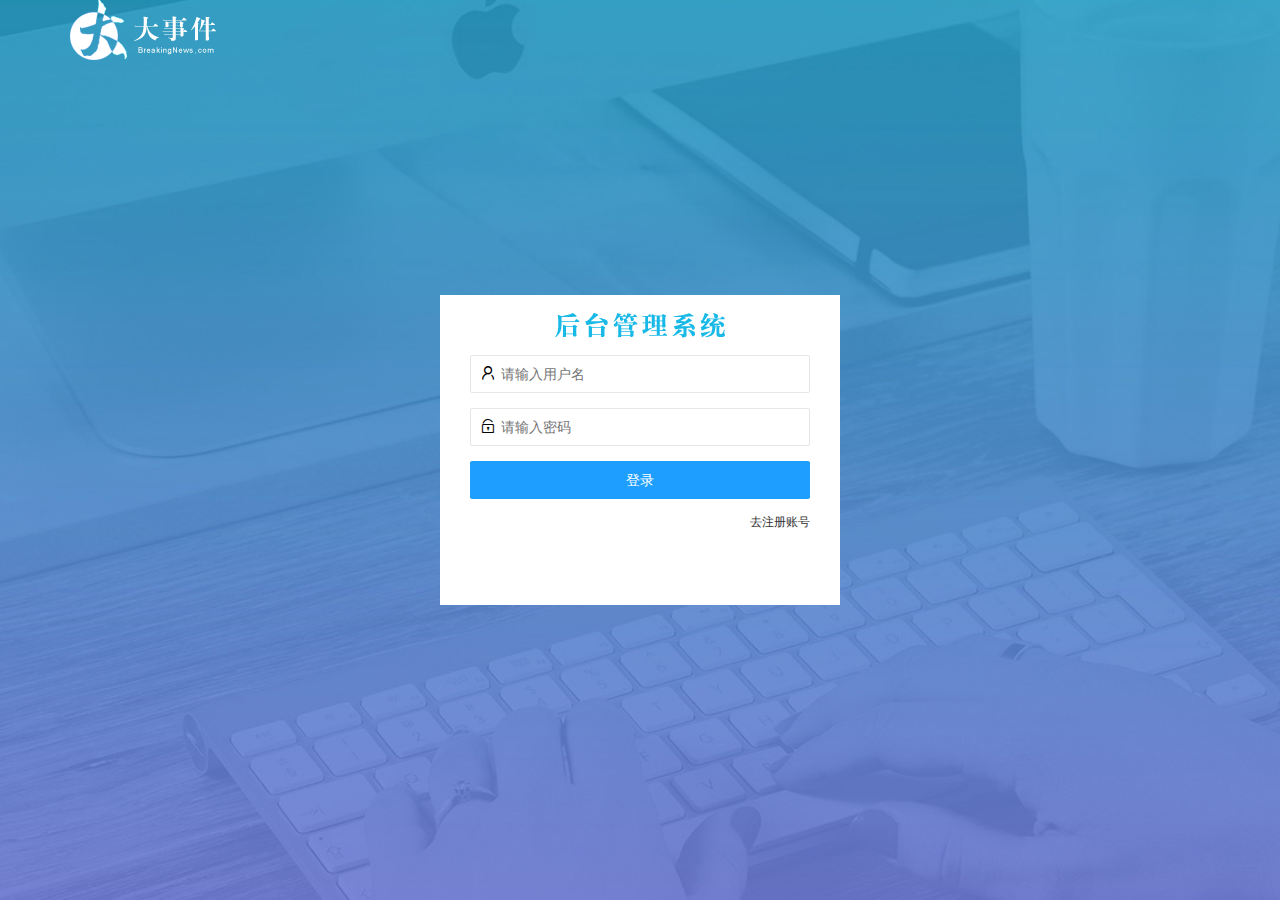
<file: login.html>
<!DOCTYPE html>
<html lang="en">

<head>
    <meta charset="UTF-8">
    <meta http-equiv="X-UA-Compatible" content="IE=edge">
    <meta name="viewport" content="width=device-width, initial-scale=1.0">
    <title>大事件-登录/注册</title>
    <!-- 导入layui的CSS样式文件 -->
    <link rel="stylesheet" href="assets/lib/layui/css/layui.css">
    <!-- 导入自己的CSS样式文件 -->
    <link rel="stylesheet" href="assets/css/login.css">
</head>

<body>
    <!-- 头部logo区域 -->
    <div class="layui-main">
        <img src="assets/images/logo.png" alt="" />
    </div>
    <!-- 登录注册模块 -->
    <div class="loginAndRegBox">
        <div class="title_box"></div>
        <!-- 登录的div -->
        <div class="login_box ">
            <!-- 登录表单模块 -->
            <form class="layui-form" id="from_login">
                <!-- 用户名 -->
                <div class="layui-form-item ">
                    <!-- 添加用户名字体图表 -->
                    <i class="layui-icon layui-icon-username"></i>
                    <input type="text" name="username" required lay-verify="required" placeholder="请输入用户名"
                        autocomplete="off" class="layui-input">
                </div>
                <!-- 密码 -->
                <div class="layui-form-item">
                    <!-- 添加密码字体图表 -->
                    <i class="layui-icon layui-icon-password"></i>
                    <input type="password" name="password" required lay-verify="required|pwd" placeholder="请输入密码"
                        autocomplete="off" class="layui-input">
                </div>
                <!-- 登录按钮 -->
                <div class="layui-form-item">
                    <!-- layui-btn-fluid按钮通栏属性类名 -->
                    <!-- 表单提交按钮与普通按钮的区别就是有 lay-submit属性 -->
                    <button class="layui-btn layui-btn-fluid layui-btn-normal" lay-submit
                        lay-filter="formDemo">登录</button>
                </div>
                <div class="layui-form-item link">
                    <a href="javascript:;" id="link_reg">去注册账号</a>
                </div>
            </form>
        </div>
        <!-- 注册的div -->
        <div class="reg_box">
            <!-- 注册表单模块 -->
            <form class="layui-form" id="from_reg">
                <!-- 用户名 -->
                <div class="layui-form-item">
                    <!-- 添加用户名字体图表 -->
                    <i class="layui-icon layui-icon-username"></i>
                    <input type="text" name="username" required lay-verify="required" placeholder="请输入用户名"
                        autocomplete="off" class="layui-input">
                </div>
                <!-- 密码 -->
                <div class="layui-form-item">
                    <!-- 添加密码字体图表 -->
                    <i class="layui-icon layui-icon-password"></i>
                    <input type="password" name="password" required lay-verify="required|pwd" placeholder="请输入密码"
                        autocomplete="off" class="layui-input" id="definePwd">
                </div>
                <div class="layui-form-item">
                    <!-- 添加密码字体图表 -->
                    <i class="layui-icon layui-icon-password"></i>
                    <input type="password" name="repassword" required lay-verify="required|pwd|repwd"
                        placeholder="再次确认密码" autocomplete="off" class="layui-input">
                </div>
                <!-- 登录按钮 -->
                <div class="layui-form-item">
                    <!-- layui-btn-fluid按钮通栏属性类名 -->
                    <!-- 表单提交按钮与普通按钮的区别就是有 lay-submit属性 -->
                    <button class="layui-btn layui-btn-fluid layui-btn-normal" lay-submit
                        lay-filter="formDemo">注册</button>
                </div>
                <div class="layui-form-item link">
                    <a href="javascript:;" id="link_login">去登录</a>
                </div>
            </form>
        </div>
        <!-- 导入Lay ui的JS文件 -->
        <script src="assets/lib/layui/layui.all.js"></script>
        <!-- 导入jQ脚本 -->
        <script src="assets/lib/jquery.js"></script>
        <!-- 导入自己封装的baseApi.js脚本 -->
        <script src="assets/js/baseApi.js"></script>
        <!-- 导入自己的登录js文件 -->
        <script src="assets/js/login.js"></script>
</body>

</html>
</file>
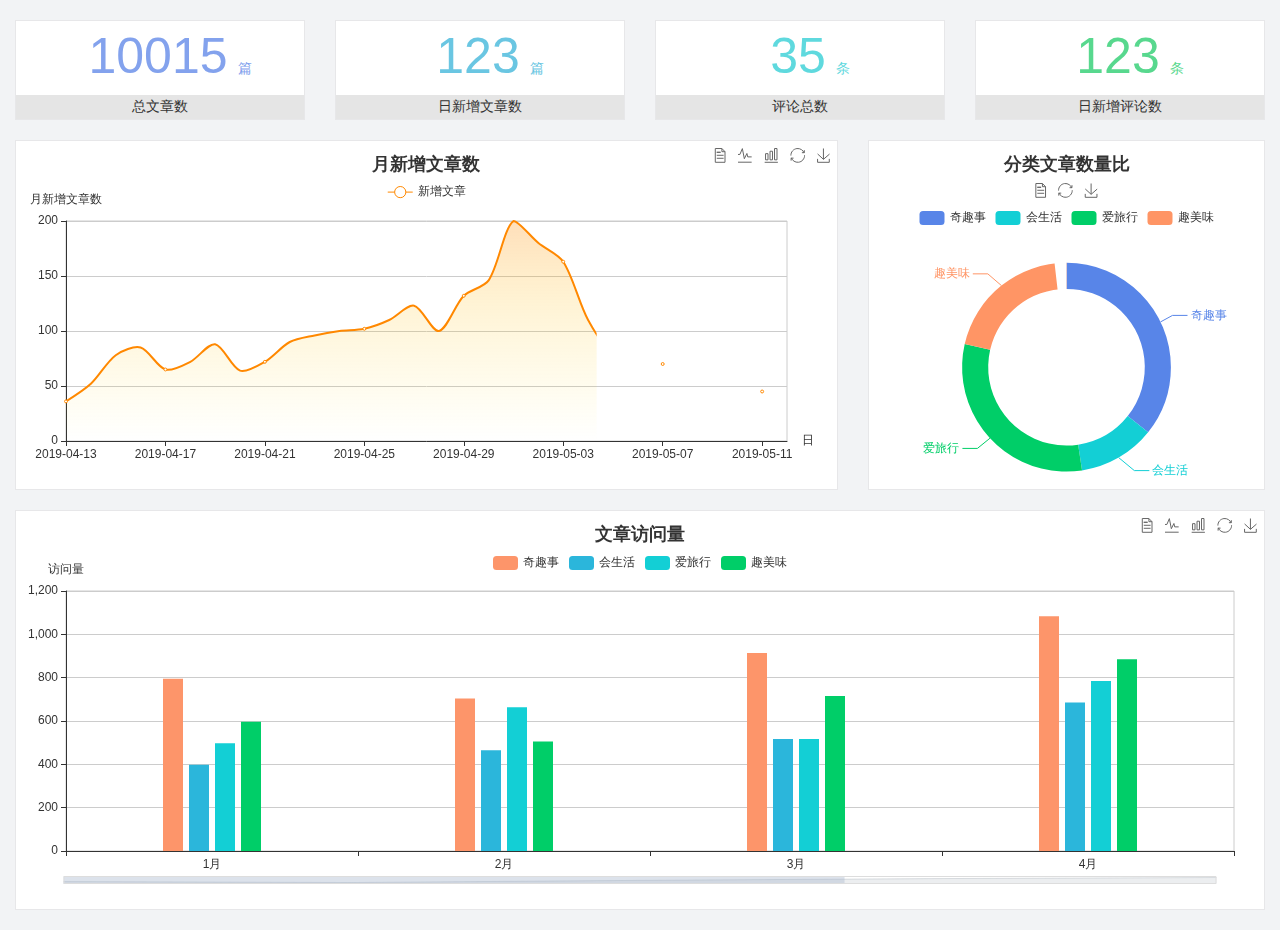
<file: home/dashboard.html>
<!DOCTYPE html>
<html lang="en">

<head>
  <meta charset="UTF-8">
  <meta name="viewport" content="width=device-width, initial-scale=1.0">
  <meta http-equiv="X-UA-Compatible" content="ie=edge">
  <title>图表统计</title>
  <link rel="stylesheet" href="../../assets/lib/bootstrap.css" />
  <link rel="stylesheet" href="../../assets/lib/main.css" />
  <script src="../../assets/lib/jquery.js"></script>
  <script type="text/javascript" src="../../assets/lib/echarts.min.js"></script>
</head>

<body>
  <div class="container-fluid">
    <div class="row spannel_list">
      <div class="col-sm-3 col-xs-6">
        <div class="spannel">
          <em>10015</em><span>篇</span>
          <b>总文章数</b>
        </div>
      </div>
      <div class="col-sm-3 col-xs-6">
        <div class="spannel scolor01">
          <em>123</em><span>篇</span>
          <b>日新增文章数</b>
        </div>
      </div>
      <div class="col-sm-3 col-xs-6">
        <div class="spannel scolor02">
          <em>35</em><span>条</span>
          <b>评论总数</b>
        </div>
      </div>
      <div class="col-sm-3 col-xs-6">
        <div class="spannel scolor03">
          <em>123</em><span>条</span>
          <b>日新增评论数</b>
        </div>
      </div>
    </div>
  </div>

  <div class="container-fluid">
    <div class="row curve-pie">
      <div class="col-lg-8 col-md-8">
        <div class="gragh_pannel" id="curve_show"></div>
      </div>
      <div class="col-lg-4 col-md-4">
        <div class="gragh_pannel" id="pie_show"></div>
      </div>
    </div>
  </div>

  <div class="container-fluid">
    <div class="column_pannel" id="column_show"></div>
  </div>

  <script>
    var oChart = echarts.init(document.getElementById('curve_show'));
    var aList_all = [
      { 'count': 36, 'date': '2019-04-13' },
      { 'count': 52, 'date': '2019-04-14' },
      { 'count': 78, 'date': '2019-04-15' },
      { 'count': 85, 'date': '2019-04-16' },
      { 'count': 65, 'date': '2019-04-17' },
      { 'count': 72, 'date': '2019-04-18' },
      { 'count': 88, 'date': '2019-04-19' },
      { 'count': 64, 'date': '2019-04-20' },
      { 'count': 72, 'date': '2019-04-21' },
      { 'count': 90, 'date': '2019-04-22' },
      { 'count': 96, 'date': '2019-04-23' },
      { 'count': 100, 'date': '2019-04-24' },
      { 'count': 102, 'date': '2019-04-25' },
      { 'count': 110, 'date': '2019-04-26' },
      { 'count': 123, 'date': '2019-04-27' },
      { 'count': 100, 'date': '2019-04-28' },
      { 'count': 132, 'date': '2019-04-29' },
      { 'count': 146, 'date': '2019-04-30' },
      { 'count': 200, 'date': '2019-05-01' },
      { 'count': 180, 'date': '2019-05-02' },
      { 'count': 163, 'date': '2019-05-03' },
      { 'count': 110, 'date': '2019-05-04' },
      { 'count': 80, 'date': '2019-05-05' },
      { 'count': 82, 'date': '2019-05-06' },
      { 'count': 70, 'date': '2019-05-07' },
      { 'count': 65, 'date': '2019-05-08' },
      { 'count': 54, 'date': '2019-05-09' },
      { 'count': 40, 'date': '2019-05-10' },
      { 'count': 45, 'date': '2019-05-11' },
      { 'count': 38, 'date': '2019-05-12' },
    ];

    let aCount = [];
    let aDate = [];

    for (var i = 0; i < aList_all.length; i++) {
      aCount.push(aList_all[i].count);
      aDate.push(aList_all[i].date);
    }

    var chartopt = {
      title: {
        text: '月新增文章数',
        left: 'center',
        top: '10'
      },
      tooltip: {
        trigger: 'axis'
      },
      legend: {
        data: ['新增文章'],
        top: '40'
      },
      toolbox: {
        show: true,
        feature: {
          mark: { show: true },
          dataView: { show: true, readOnly: false },
          magicType: { show: true, type: ['line', 'bar'] },
          restore: { show: true },
          saveAsImage: { show: true }
        }
      },
      calculable: true,
      xAxis: [
        {
          name: '日',
          type: 'category',
          boundaryGap: false,
          data: aDate
        }
      ],
      yAxis: [
        {
          name: '月新增文章数',
          type: 'value'
        }
      ],
      series: [
        {
          name: '新增文章',
          type: 'line',
          smooth: true,
          itemStyle: { normal: { areaStyle: { type: 'default' }, color: '#f80' }, lineStyle: { color: '#f80' } },
          data: aCount
        }],
      areaStyle: {
        normal: {
          color: new echarts.graphic.LinearGradient(0, 0, 0, 1, [{
            offset: 0,
            color: 'rgba(255,136,0,0.39)'
          }, {
            offset: .34,
            color: 'rgba(255,180,0,0.25)'
          }, {
            offset: 1,
            color: 'rgba(255,222,0,0.00)'
          }])

        }
      },
      grid: {
        show: true,
        x: 50,
        x2: 50,
        y: 80,
        height: 220
      }
    };

    oChart.setOption(chartopt);


    var oPie = echarts.init(document.getElementById('pie_show'));
    var oPieopt =
    {
      title: {
        top: 10,
        text: '分类文章数量比',
        x: 'center'
      },
      tooltip: {
        trigger: 'item',
        formatter: "{a} <br/>{b} : {c} ({d}%)"
      },
      color: ['#5885e8', '#13cfd5', '#00ce68', '#ff9565'],
      legend: {
        x: 'center',
        top: 65,
        data: ['奇趣事', '会生活', '爱旅行', '趣美味']
      },
      toolbox: {
        show: true,
        x: 'center',
        top: 35,
        feature: {
          mark: { show: true },
          dataView: { show: true, readOnly: false },
          magicType: {
            show: true,
            type: ['pie', 'funnel'],
            option: {
              funnel: {
                x: '25%',
                width: '50%',
                funnelAlign: 'left',
                max: 1548
              }
            }
          },
          restore: { show: true },
          saveAsImage: { show: true }
        }
      },
      calculable: true,
      series: [
        {
          name: '访问来源',
          type: 'pie',
          radius: ['45%', '60%'],
          center: ['50%', '65%'],
          data: [
            { value: 300, name: '奇趣事' },
            { value: 100, name: '会生活' },
            { value: 260, name: '爱旅行' },
            { value: 180, name: '趣美味' }
          ]
        }
      ]
    };
    oPie.setOption(oPieopt);



    var oColumn = this.echarts.init(document.getElementById('column_show'));
    var oColumnopt =
    {
      title: {
        text: '文章访问量',
        left: 'center',
        top: '10'
      },
      tooltip: {
        trigger: 'axis'
      },
      legend: {
        data: ['奇趣事', '会生活', '爱旅行', '趣美味'],
        top: '40'
      },
      toolbox: {
        show: true,
        feature: {
          mark: { show: true },
          dataView: { show: true, readOnly: false },
          magicType: { show: true, type: ['line', 'bar'] },
          restore: { show: true },
          saveAsImage: { show: true }
        }
      },
      calculable: true,
      xAxis: [
        {
          type: 'category',
          data: ['1月', '2月', '3月', '4月', '5月']
        }
      ],
      yAxis: [
        {
          name: '访问量',
          type: 'value'
        }
      ],
      series: [
        {
          name: '奇趣事',
          type: 'bar',
          barWidth: 20,
          itemStyle: {
            normal: { areaStyle: { type: 'default' }, color: '#fd956a' }
          },
          data: [800, 708, 920, 1090, 1200]
        },
        {
          name: '会生活',
          type: 'bar',
          barWidth: 20,
          itemStyle: {
            normal: { areaStyle: { type: 'default' }, color: '#2bb6db' }
          },
          data: [400, 468, 520, 690, 800]
        },
        {
          name: '爱旅行',
          type: 'bar',
          barWidth: 20,
          itemStyle: {
            normal: { areaStyle: { type: 'default' }, color: '#13cfd5' }
          },
          data: [500, 668, 520, 790, 900]
        },
        {
          name: '趣美味',
          type: 'bar',
          barWidth: 20,
          itemStyle: {
            normal: { areaStyle: { type: 'default' }, color: '#00ce68' }
          },
          data: [600, 508, 720, 890, 1000]
        }
      ],
      grid: {
        show: true,
        x: 50,
        x2: 30,
        y: 80,
        height: 260
      },
      dataZoom: [//给x轴设置滚动条
        {
          start: 0,//默认为0
          end: 100 - 1000 / 31,//默认为100
          type: 'slider',
          show: true,
          xAxisIndex: [0],
          handleSize: 0,//滑动条的 左右2个滑动条的大小
          height: 8,//组件高度
          left: 45, //左边的距离
          right: 50,//右边的距离
          bottom: 26,//右边的距离
          handleColor: '#ddd',//h滑动图标的颜色
          handleStyle: {
            borderColor: "#cacaca",
            borderWidth: "1",
            shadowBlur: 2,
            background: "#ddd",
            shadowColor: "#ddd",
          }
        }]
    };
    oColumn.setOption(oColumnopt);
  </script>
</body>

</html>
</file>
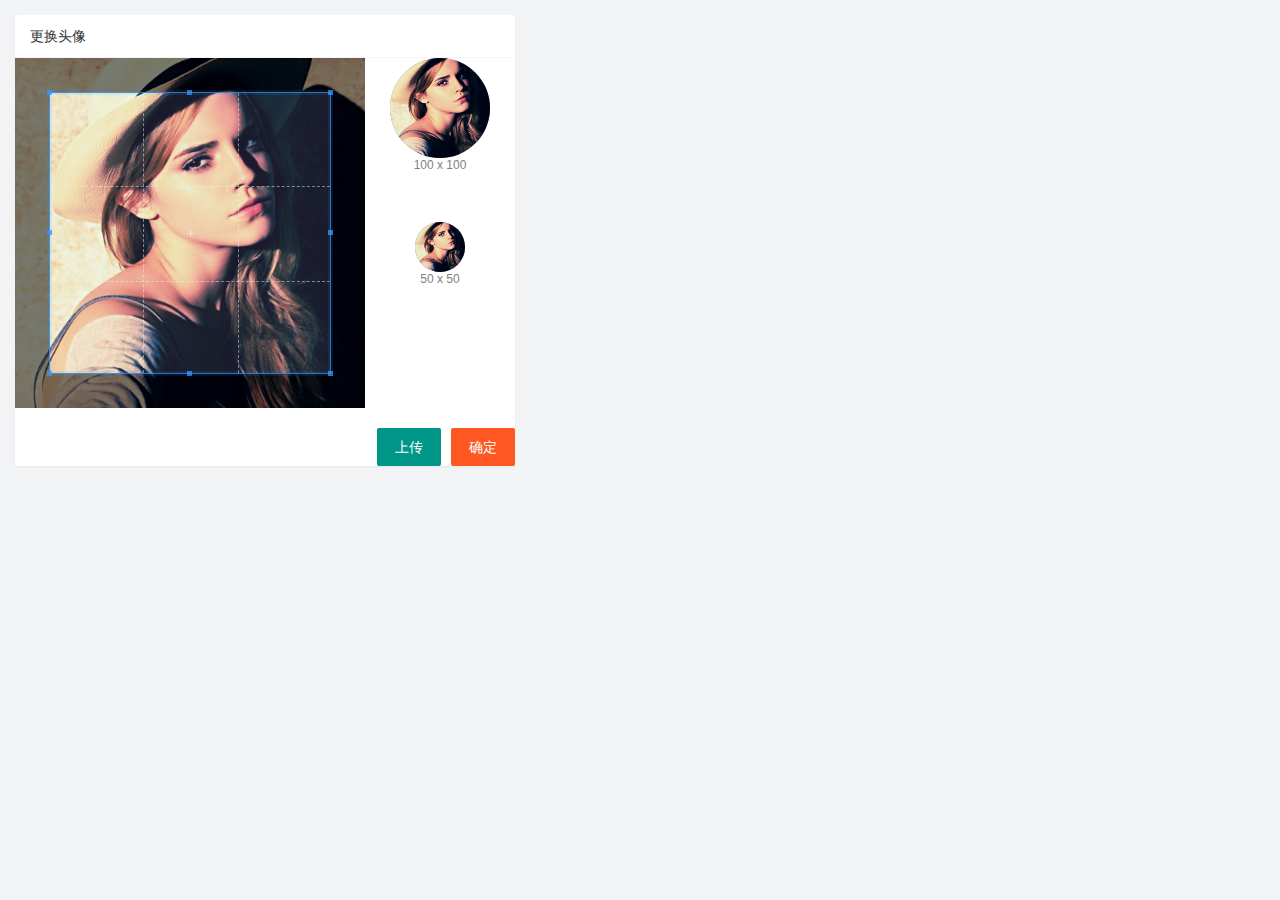
<file: user/user_avatar.html>
<!DOCTYPE html>
<html lang="en">

<head>
    <meta charset="UTF-8">
    <meta http-equiv="X-UA-Compatible" content="IE=edge">
    <meta name="viewport" content="width=device-width, initial-scale=1.0">
    <title>Document</title>
    <!-- 导入layui的css样式 -->
    <link rel="stylesheet" href="../assets/lib/layui/css/layui.css">
    <!-- 导入图像裁剪 cropper.css 样式表 -->
    <link rel="stylesheet" href="/assets/lib/cropper/cropper.css" />
    <!-- 导入自己的css样式 -->
    <link rel="stylesheet" href="../assets/css/user/user_avatar.css">
</head>

<body>
    <div class="layui-card">
        <div class="layui-card-header">更换头像</div>
        <!-- 第一行的图片裁剪和预览区域 -->
        <div class="row1">
            <!-- 图片裁剪区域 -->
            <div class="cropper-box">
                <!-- 这个 img 标签很重要，将来会把它初始化为裁剪区域 -->
                <img id="image" src="/assets/images/sample.jpg" />
            </div>
            <!-- 图片的预览区域 -->
            <div class="preview-box">
                <div>
                    <!-- 宽高为 100px 的预览区域 -->
                    <div class="img-preview w100"></div>
                    <p class="size">100 x 100</p>
                </div>
                <div>
                    <!-- 宽高为 50px 的预览区域 -->
                    <div class="img-preview w50"></div>
                    <p class="size">50 x 50</p>
                </div>
            </div>
        </div>

        <!-- 第二行的按钮区域 -->
        <div class="row2">
            <!-- <form action=""> -->
            <!-- 通过accept属性,可以指定,允许用户选择什么类型的文件上传 -->
            <input type="file" id="file" accept="image/png,image/jpeg">
            <!-- </form> -->
            <button type="button" class="layui-btn" id="btnchooseImage">上传</button>
            <button type="button" class="layui-btn layui-btn-danger" id="btnupload">确定</button>
        </div>
    </div>
    <!-- 导入layui的js文件 -->
    <!-- 注意jq文件在baseApi之前导入 否则会报错 -->
    <script src="../assets/lib/jquery.js"></script>
    <script src="../assets/lib/layui/layui.all.js"></script>
    <script src="../assets/js/baseApi.js"></script>
    <!-- cropper图像裁剪的js文件 -->
    <script src="/assets/lib/cropper/Cropper.js"></script>
    <script src="/assets/lib/cropper/jquery-cropper.js"></script>
    <!-- 导入自己裁剪js文件 -->
    <script src="../assets/js/user/user_avatar.js"></script>
</body>

</html>
</file>
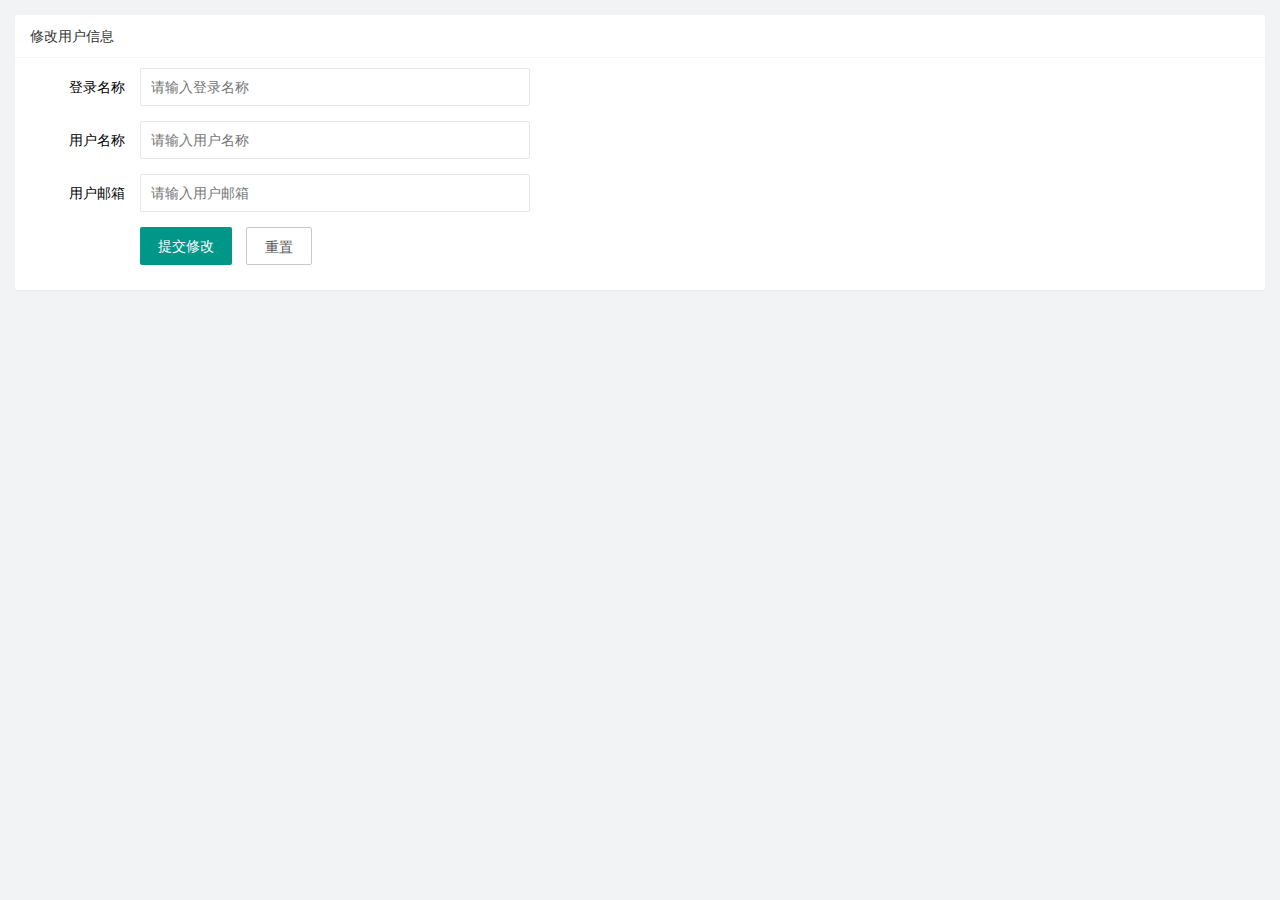
<file: user/user_info.html>
<!DOCTYPE html>
<html lang="en">

<head>
    <meta charset="UTF-8">
    <meta http-equiv="X-UA-Compatible" content="IE=edge">
    <meta name="viewport" content="width=device-width, initial-scale=1.0">
    <title>Document</title>
    <!-- 导入layui的css -->
    <link rel="stylesheet" href="../assets/lib/layui/css/layui.css">
    <!-- 导入自己的CSS -->
    <link rel="stylesheet" href="../assets/css/user/user_info.css">
</head>

<body>
    <div class="layui-card">
        <div class="layui-card-header">修改用户信息</div>
        <div class="layui-card-body">
            <!-- from表单主体区域 -->
            <form class="layui-form" lay-filter="formUserInfo">
                <!-- 隐藏域id -->
                <input type="hidden" name="id" value="">
                <div class="layui-form-item">
                    <label class="layui-form-label">登录名称</label>
                    <div class="layui-input-block">
                        <input type="text" name="username" required placeholder="请输入登录名称" autocomplete="off"
                            class="layui-input" readonly>
                    </div>
                </div>
                <div class="layui-form-item">
                    <label class="layui-form-label">用户名称</label>
                    <div class="layui-input-block">
                        <input type="text" name="nickname" required lay-verify="required|nickname" placeholder="请输入用户名称"
                            autocomplete="off" class="layui-input">
                    </div>
                </div>
                <div class="layui-form-item">
                    <label class="layui-form-label">用户邮箱</label>
                    <div class="layui-input-block">
                        <input type="text" name="email" required lay-verify="required|email" placeholder="请输入用户邮箱"
                            autocomplete="off" class="layui-input">
                    </div>
                </div>
                <div class="layui-form-item">
                    <div class="layui-input-block">
                        <button class="layui-btn" lay-submit lay-filter="formDemo">提交修改</button>
                        <button type="reset" class="layui-btn layui-btn-primary" id="btnReset">重置</button>
                    </div>
                </div>
            </form>
        </div>
    </div>
    <!-- 导入layui的js文件 -->
    <script src="../assets/lib/layui/layui.all.js"></script>
    <!-- 导入jq文件 -->
    <script src="../assets/lib/jquery.js"></script>
    <!-- 导入baseApi -->
    <script src="../assets/js/baseApi.js"></script>
    <!-- 导入自己的js文件 -->
    <script src="../assets/js/user/user_info.js"></script>
</body>

</html>
</file>
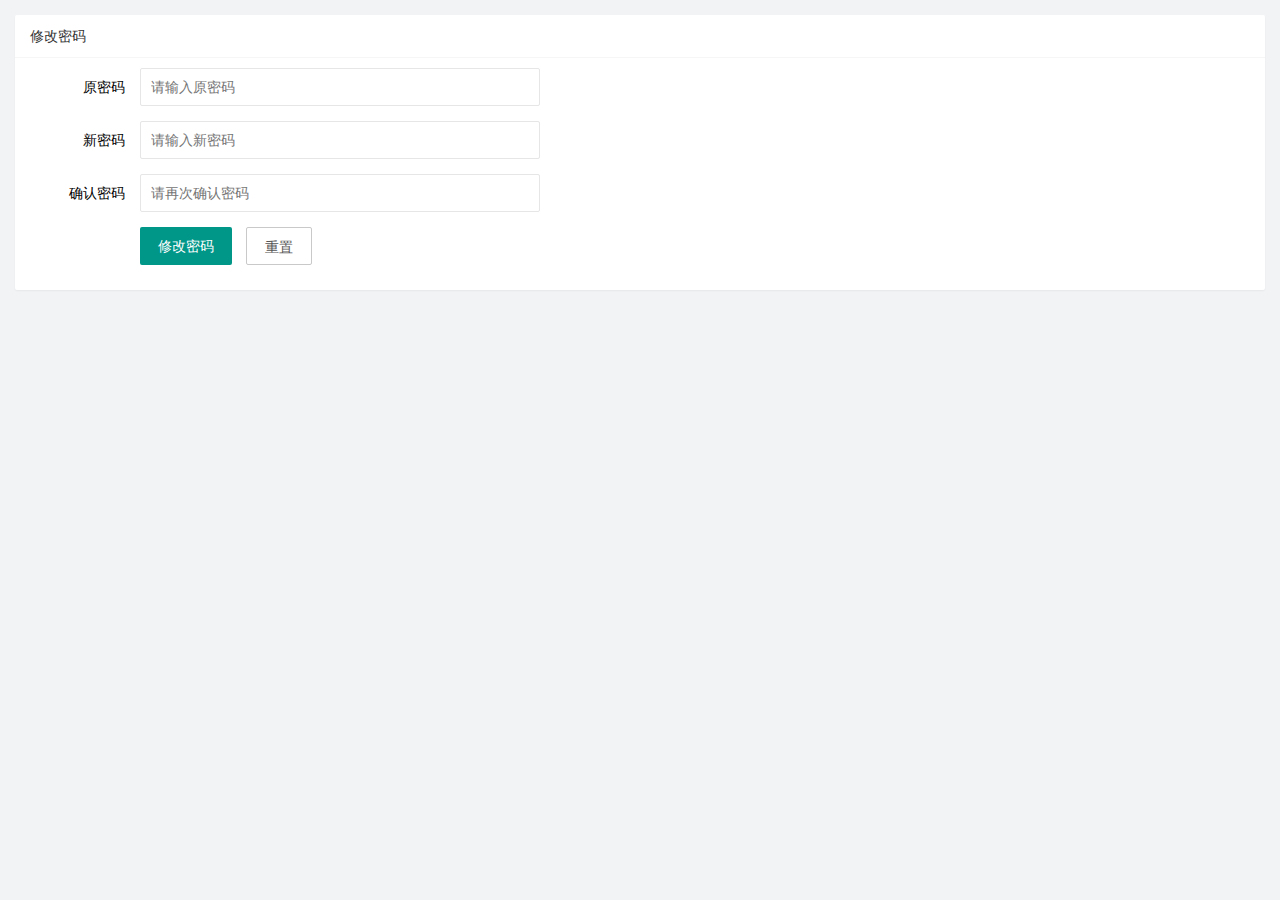
<file: user/user_pwd.html>
<!DOCTYPE html>
<html lang="en">

<head>
    <meta charset="UTF-8">
    <meta http-equiv="X-UA-Compatible" content="IE=edge">
    <meta name="viewport" content="width=device-width, initial-scale=1.0">
    <title>Document</title>
    <!-- 导入layui的css -->
    <link rel="stylesheet" href="../assets/lib/layui/css/layui.css">
    <!-- 导入自己的css样式表 -->
    <link rel="stylesheet" href="../assets/css/user/user_pwd.css">
</head>

<body>
    <form class="layui-form" action="">
        <div class="layui-card">
            <div class="layui-card-header">修改密码</div>
            <div class="layui-card-body">
                <form class="layui-form">
                    <div class="layui-form-item">
                        <label class="layui-form-label">原密码</label>
                        <div class="layui-input-block">
                            <input type="password" name="oldPwd" required lay-verify="required" placeholder="请输入原密码"
                                autocomplete="off" class="layui-input" id="oldPwd">
                        </div>
                    </div>
                    <div class="layui-form-item">
                        <label class="layui-form-label">新密码</label>
                        <div class="layui-input-block">
                            <input type="password" name="newPwd" required lay-verify="required|somepwd"
                                placeholder="请输入新密码" autocomplete="off" class="layui-input" id="newpwd">
                        </div>
                    </div>
                    <div class="layui-form-item">
                        <label class="layui-form-label">确认密码</label>
                        <div class="layui-input-block">
                            <input type="password" name="rePwd" required lay-verify="required|repwd"
                                placeholder="请再次确认密码" autocomplete="off" class="layui-input">
                        </div>
                    </div>
                    <div class="layui-form-item">
                        <div class="layui-input-block">
                            <button class="layui-btn" lay-submit lay-filter="formDemo">修改密码</button>
                            <button type="reset" class="layui-btn layui-btn-primary">重置</button>
                        </div>
                    </div>
            </div>
        </div>
    </form>
    <!-- 导入jq文件 -->
    <script src="../assets/lib/jquery.js"></script>
    <!-- 导入layui的js文件 -->
    <script src="../assets/lib/layui/layui.all.js"></script>
    <!-- 导入baseApi -->
    <script src="../assets/js/baseApi.js"></script>
    <!-- 导入自己的js文件 -->
    <script src="../assets/js/user/user_pwd.js"></script>
</body>

</html>
</file>
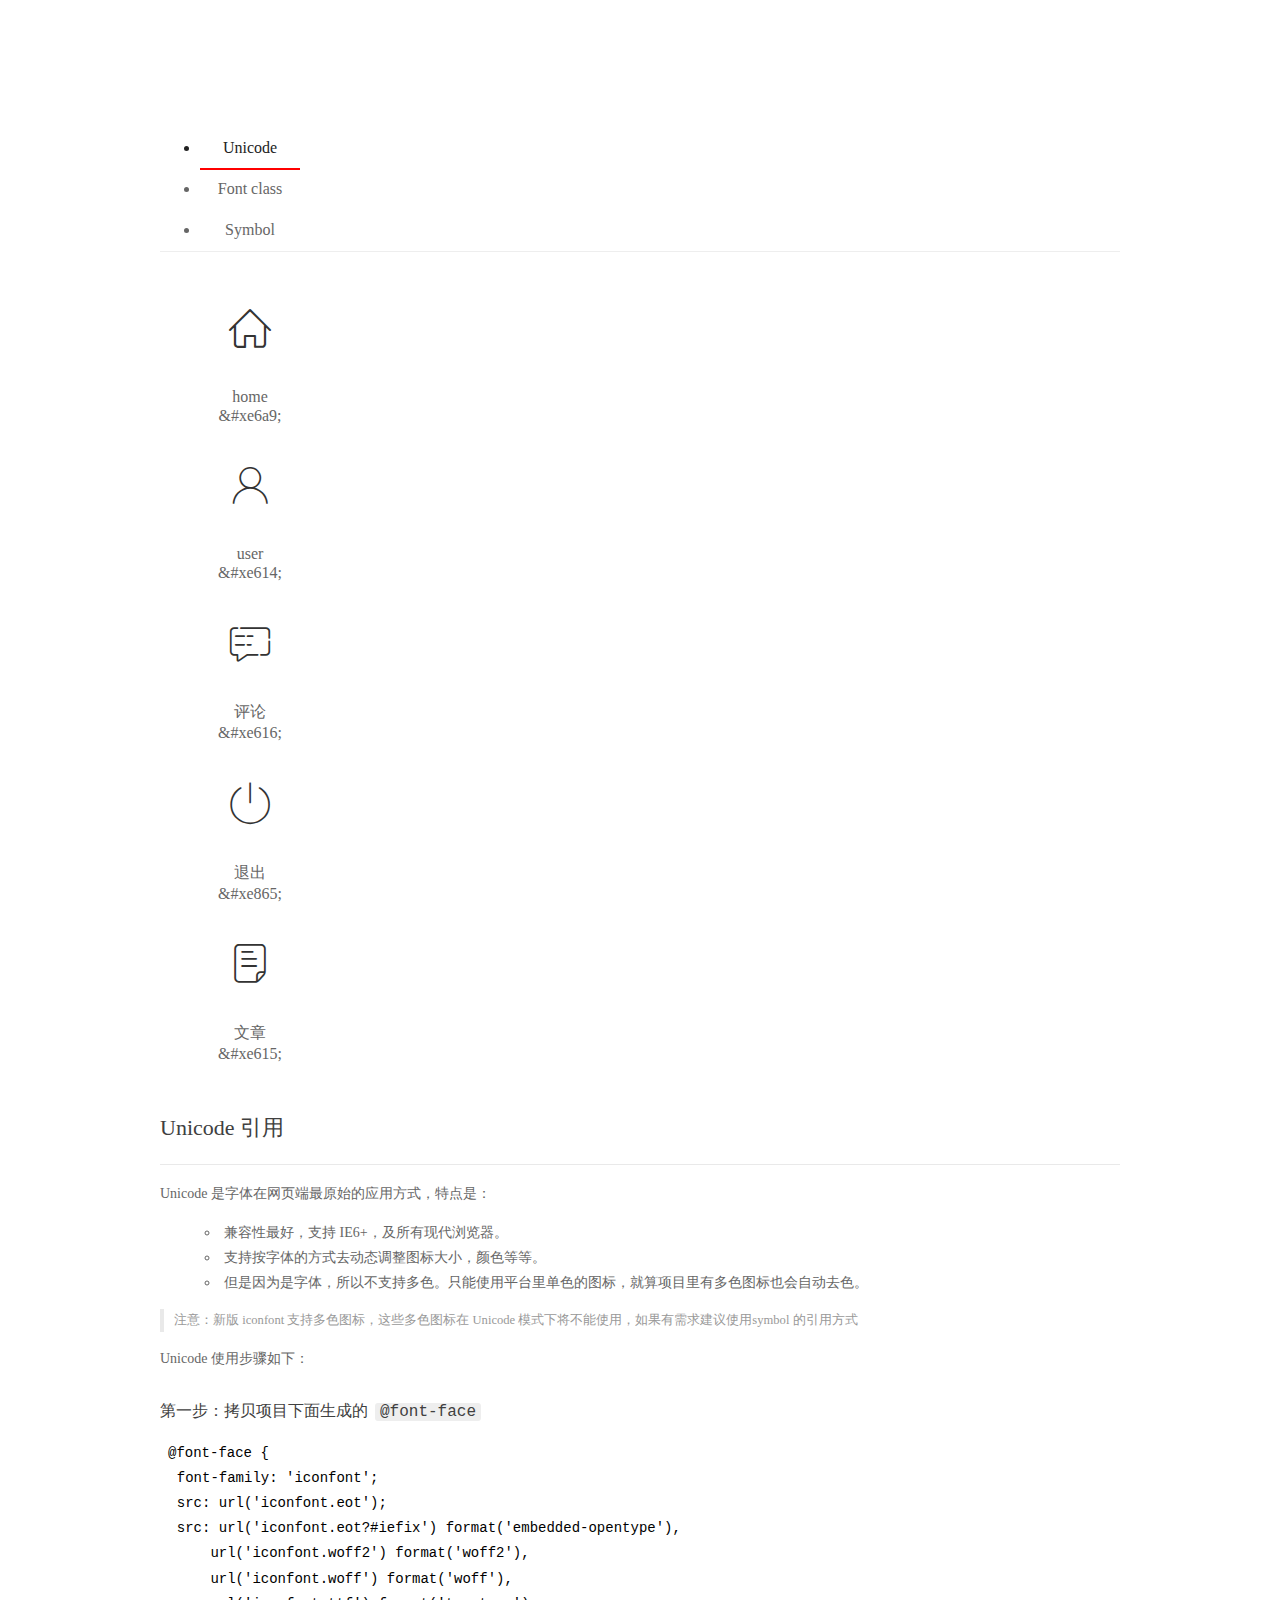
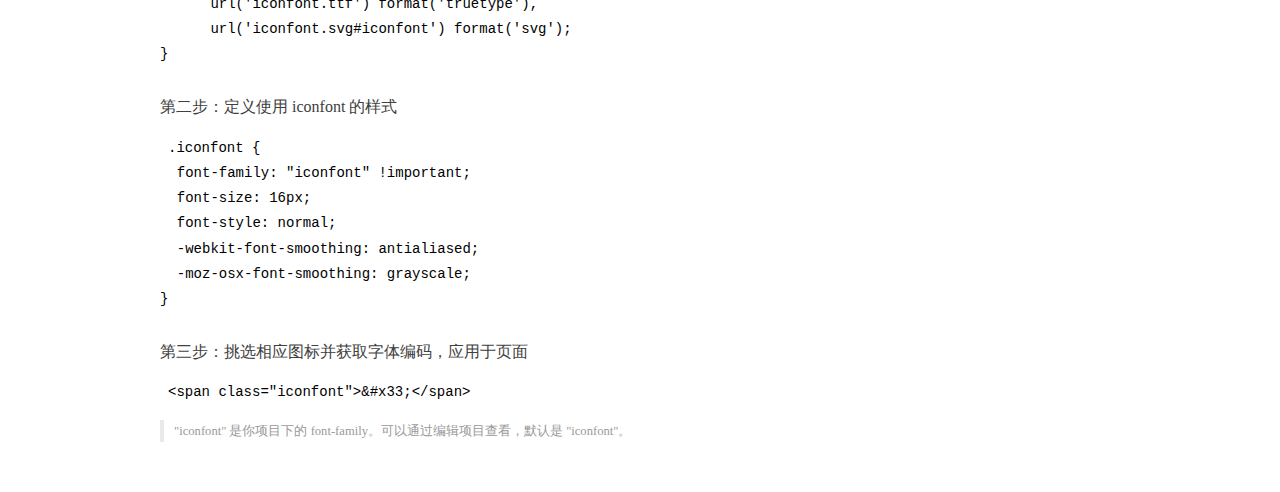
<file: assets/fonts/demo_index.html>
<!DOCTYPE html>
<html>
<head>
  <meta charset="utf-8"/>
  <title>IconFont Demo</title>
  <link rel="shortcut icon" href="https://gtms04.alicdn.com/tps/i4/TB1_oz6GVXXXXaFXpXXJDFnIXXX-64-64.ico" type="image/x-icon"/>
  <link rel="stylesheet" href="https://g.alicdn.com/thx/cube/1.3.2/cube.min.css">
  <link rel="stylesheet" href="demo.css">
  <link rel="stylesheet" href="iconfont.css">
  <script src="iconfont.js"></script>
  <!-- jQuery -->
  <script src="https://a1.alicdn.com/oss/uploads/2018/12/26/7bfddb60-08e8-11e9-9b04-53e73bb6408b.js"></script>
  <!-- 代码高亮 -->
  <script src="https://a1.alicdn.com/oss/uploads/2018/12/26/a3f714d0-08e6-11e9-8a15-ebf944d7534c.js"></script>
</head>
<body>
  <div class="main">
    <h1 class="logo"><a href="https://www.iconfont.cn/" title="iconfont 首页" target="_blank">&#xe86b;</a></h1>
    <div class="nav-tabs">
      <ul id="tabs" class="dib-box">
        <li class="dib active"><span>Unicode</span></li>
        <li class="dib"><span>Font class</span></li>
        <li class="dib"><span>Symbol</span></li>
      </ul>
      
    </div>
    <div class="tab-container">
      <div class="content unicode" style="display: block;">
          <ul class="icon_lists dib-box">
          
            <li class="dib">
              <span class="icon iconfont">&#xe6a9;</span>
                <div class="name">home</div>
                <div class="code-name">&amp;#xe6a9;</div>
              </li>
          
            <li class="dib">
              <span class="icon iconfont">&#xe614;</span>
                <div class="name">user</div>
                <div class="code-name">&amp;#xe614;</div>
              </li>
          
            <li class="dib">
              <span class="icon iconfont">&#xe616;</span>
                <div class="name">评论</div>
                <div class="code-name">&amp;#xe616;</div>
              </li>
          
            <li class="dib">
              <span class="icon iconfont">&#xe865;</span>
                <div class="name">退出</div>
                <div class="code-name">&amp;#xe865;</div>
              </li>
          
            <li class="dib">
              <span class="icon iconfont">&#xe615;</span>
                <div class="name">文章</div>
                <div class="code-name">&amp;#xe615;</div>
              </li>
          
          </ul>
          <div class="article markdown">
          <h2 id="unicode-">Unicode 引用</h2>
          <hr>

          <p>Unicode 是字体在网页端最原始的应用方式，特点是：</p>
          <ul>
            <li>兼容性最好，支持 IE6+，及所有现代浏览器。</li>
            <li>支持按字体的方式去动态调整图标大小，颜色等等。</li>
            <li>但是因为是字体，所以不支持多色。只能使用平台里单色的图标，就算项目里有多色图标也会自动去色。</li>
          </ul>
          <blockquote>
            <p>注意：新版 iconfont 支持多色图标，这些多色图标在 Unicode 模式下将不能使用，如果有需求建议使用symbol 的引用方式</p>
          </blockquote>
          <p>Unicode 使用步骤如下：</p>
          <h3 id="-font-face">第一步：拷贝项目下面生成的 <code>@font-face</code></h3>
<pre><code class="language-css"
>@font-face {
  font-family: 'iconfont';
  src: url('iconfont.eot');
  src: url('iconfont.eot?#iefix') format('embedded-opentype'),
      url('iconfont.woff2') format('woff2'),
      url('iconfont.woff') format('woff'),
      url('iconfont.ttf') format('truetype'),
      url('iconfont.svg#iconfont') format('svg');
}
</code></pre>
          <h3 id="-iconfont-">第二步：定义使用 iconfont 的样式</h3>
<pre><code class="language-css"
>.iconfont {
  font-family: "iconfont" !important;
  font-size: 16px;
  font-style: normal;
  -webkit-font-smoothing: antialiased;
  -moz-osx-font-smoothing: grayscale;
}
</code></pre>
          <h3 id="-">第三步：挑选相应图标并获取字体编码，应用于页面</h3>
<pre>
<code class="language-html"
>&lt;span class="iconfont"&gt;&amp;#x33;&lt;/span&gt;
</code></pre>
          <blockquote>
            <p>"iconfont" 是你项目下的 font-family。可以通过编辑项目查看，默认是 "iconfont"。</p>
          </blockquote>
          </div>
      </div>
      <div class="content font-class">
        <ul class="icon_lists dib-box">
          
          <li class="dib">
            <span class="icon iconfont icon-home"></span>
            <div class="name">
              home
            </div>
            <div class="code-name">.icon-home
            </div>
          </li>
          
          <li class="dib">
            <span class="icon iconfont icon-user"></span>
            <div class="name">
              user
            </div>
            <div class="code-name">.icon-user
            </div>
          </li>
          
          <li class="dib">
            <span class="icon iconfont icon-pinglun"></span>
            <div class="name">
              评论
            </div>
            <div class="code-name">.icon-pinglun
            </div>
          </li>
          
          <li class="dib">
            <span class="icon iconfont icon-tuichu"></span>
            <div class="name">
              退出
            </div>
            <div class="code-name">.icon-tuichu
            </div>
          </li>
          
          <li class="dib">
            <span class="icon iconfont icon-16"></span>
            <div class="name">
              文章
            </div>
            <div class="code-name">.icon-16
            </div>
          </li>
          
        </ul>
        <div class="article markdown">
        <h2 id="font-class-">font-class 引用</h2>
        <hr>

        <p>font-class 是 Unicode 使用方式的一种变种，主要是解决 Unicode 书写不直观，语意不明确的问题。</p>
        <p>与 Unicode 使用方式相比，具有如下特点：</p>
        <ul>
          <li>兼容性良好，支持 IE8+，及所有现代浏览器。</li>
          <li>相比于 Unicode 语意明确，书写更直观。可以很容易分辨这个 icon 是什么。</li>
          <li>因为使用 class 来定义图标，所以当要替换图标时，只需要修改 class 里面的 Unicode 引用。</li>
          <li>不过因为本质上还是使用的字体，所以多色图标还是不支持的。</li>
        </ul>
        <p>使用步骤如下：</p>
        <h3 id="-fontclass-">第一步：引入项目下面生成的 fontclass 代码：</h3>
<pre><code class="language-html">&lt;link rel="stylesheet" href="./iconfont.css"&gt;
</code></pre>
        <h3 id="-">第二步：挑选相应图标并获取类名，应用于页面：</h3>
<pre><code class="language-html">&lt;span class="iconfont icon-xxx"&gt;&lt;/span&gt;
</code></pre>
        <blockquote>
          <p>"
            iconfont" 是你项目下的 font-family。可以通过编辑项目查看，默认是 "iconfont"。</p>
        </blockquote>
      </div>
      </div>
      <div class="content symbol">
          <ul class="icon_lists dib-box">
          
            <li class="dib">
                <svg class="icon svg-icon" aria-hidden="true">
                  <use xlink:href="#icon-home"></use>
                </svg>
                <div class="name">home</div>
                <div class="code-name">#icon-home</div>
            </li>
          
            <li class="dib">
                <svg class="icon svg-icon" aria-hidden="true">
                  <use xlink:href="#icon-user"></use>
                </svg>
                <div class="name">user</div>
                <div class="code-name">#icon-user</div>
            </li>
          
            <li class="dib">
                <svg class="icon svg-icon" aria-hidden="true">
                  <use xlink:href="#icon-pinglun"></use>
                </svg>
                <div class="name">评论</div>
                <div class="code-name">#icon-pinglun</div>
            </li>
          
            <li class="dib">
                <svg class="icon svg-icon" aria-hidden="true">
                  <use xlink:href="#icon-tuichu"></use>
                </svg>
                <div class="name">退出</div>
                <div class="code-name">#icon-tuichu</div>
            </li>
          
            <li class="dib">
                <svg class="icon svg-icon" aria-hidden="true">
                  <use xlink:href="#icon-16"></use>
                </svg>
                <div class="name">文章</div>
                <div class="code-name">#icon-16</div>
            </li>
          
          </ul>
          <div class="article markdown">
          <h2 id="symbol-">Symbol 引用</h2>
          <hr>

          <p>这是一种全新的使用方式，应该说这才是未来的主流，也是平台目前推荐的用法。相关介绍可以参考这篇<a href="">文章</a>
            这种用法其实是做了一个 SVG 的集合，与另外两种相比具有如下特点：</p>
          <ul>
            <li>支持多色图标了，不再受单色限制。</li>
            <li>通过一些技巧，支持像字体那样，通过 <code>font-size</code>, <code>color</code> 来调整样式。</li>
            <li>兼容性较差，支持 IE9+，及现代浏览器。</li>
            <li>浏览器渲染 SVG 的性能一般，还不如 png。</li>
          </ul>
          <p>使用步骤如下：</p>
          <h3 id="-symbol-">第一步：引入项目下面生成的 symbol 代码：</h3>
<pre><code class="language-html">&lt;script src="./iconfont.js"&gt;&lt;/script&gt;
</code></pre>
          <h3 id="-css-">第二步：加入通用 CSS 代码（引入一次就行）：</h3>
<pre><code class="language-html">&lt;style&gt;
.icon {
  width: 1em;
  height: 1em;
  vertical-align: -0.15em;
  fill: currentColor;
  overflow: hidden;
}
&lt;/style&gt;
</code></pre>
          <h3 id="-">第三步：挑选相应图标并获取类名，应用于页面：</h3>
<pre><code class="language-html">&lt;svg class="icon" aria-hidden="true"&gt;
  &lt;use xlink:href="#icon-xxx"&gt;&lt;/use&gt;
&lt;/svg&gt;
</code></pre>
          </div>
      </div>

    </div>
  </div>
  <script>
  $(document).ready(function () {
      $('.tab-container .content:first').show()

      $('#tabs li').click(function (e) {
        var tabContent = $('.tab-container .content')
        var index = $(this).index()

        if ($(this).hasClass('active')) {
          return
        } else {
          $('#tabs li').removeClass('active')
          $(this).addClass('active')

          tabContent.hide().eq(index).fadeIn()
        }
      })
    })
  </script>
</body>
</html>
</file>
<file: assets/lib/layui/css/layui.css>
/** layui-v2.5.5 MIT License By https://www.layui.com */
 .layui-inline,img{display:inline-block;vertical-align:middle}h1,h2,h3,h4,h5,h6{font-weight:400}.layui-edge,.layui-header,.layui-inline,.layui-main{position:relative}.layui-body,.layui-edge,.layui-elip{overflow:hidden}.layui-btn,.layui-edge,.layui-inline,img{vertical-align:middle}.layui-btn,.layui-disabled,.layui-icon,.layui-unselect{-moz-user-select:none;-webkit-user-select:none;-ms-user-select:none}.layui-elip,.layui-form-checkbox span,.layui-form-pane .layui-form-label{text-overflow:ellipsis;white-space:nowrap}.layui-breadcrumb,.layui-tree-btnGroup{visibility:hidden}blockquote,body,button,dd,div,dl,dt,form,h1,h2,h3,h4,h5,h6,input,li,ol,p,pre,td,textarea,th,ul{margin:0;padding:0;-webkit-tap-highlight-color:rgba(0,0,0,0)}a:active,a:hover{outline:0}img{border:none}li{list-style:none}table{border-collapse:collapse;border-spacing:0}h4,h5,h6{font-size:100%}button,input,optgroup,option,select,textarea{font-family:inherit;font-size:inherit;font-style:inherit;font-weight:inherit;outline:0}pre{white-space:pre-wrap;white-space:-moz-pre-wrap;white-space:-pre-wrap;white-space:-o-pre-wrap;word-wrap:break-word}body{line-height:24px;font:14px Helvetica Neue,Helvetica,PingFang SC,Tahoma,Arial,sans-serif}hr{height:1px;margin:10px 0;border:0;clear:both}a{color:#333;text-decoration:none}a:hover{color:#777}a cite{font-style:normal;*cursor:pointer}.layui-border-box,.layui-border-box *{box-sizing:border-box}.layui-box,.layui-box *{box-sizing:content-box}.layui-clear{clear:both;*zoom:1}.layui-clear:after{content:'\20';clear:both;*zoom:1;display:block;height:0}.layui-inline{*display:inline;*zoom:1}.layui-edge{display:inline-block;width:0;height:0;border-width:6px;border-style:dashed;border-color:transparent}.layui-edge-top{top:-4px;border-bottom-color:#999;border-bottom-style:solid}.layui-edge-right{border-left-color:#999;border-left-style:solid}.layui-edge-bottom{top:2px;border-top-color:#999;border-top-style:solid}.layui-edge-left{border-right-color:#999;border-right-style:solid}.layui-disabled,.layui-disabled:hover{color:#d2d2d2!important;cursor:not-allowed!important}.layui-circle{border-radius:100%}.layui-show{display:block!important}.layui-hide{display:none!important}@font-face{font-family:layui-icon;src:url(../font/iconfont.eot?v=250);src:url(../font/iconfont.eot?v=250#iefix) format('embedded-opentype'),url(../font/iconfont.woff2?v=250) format('woff2'),url(../font/iconfont.woff?v=250) format('woff'),url(../font/iconfont.ttf?v=250) format('truetype'),url(../font/iconfont.svg?v=250#layui-icon) format('svg')}.layui-icon{font-family:layui-icon!important;font-size:16px;font-style:normal;-webkit-font-smoothing:antialiased;-moz-osx-font-smoothing:grayscale}.layui-icon-reply-fill:before{content:"\e611"}.layui-icon-set-fill:before{content:"\e614"}.layui-icon-menu-fill:before{content:"\e60f"}.layui-icon-search:before{content:"\e615"}.layui-icon-share:before{content:"\e641"}.layui-icon-set-sm:before{content:"\e620"}.layui-icon-engine:before{content:"\e628"}.layui-icon-close:before{content:"\1006"}.layui-icon-close-fill:before{content:"\1007"}.layui-icon-chart-screen:before{content:"\e629"}.layui-icon-star:before{content:"\e600"}.layui-icon-circle-dot:before{content:"\e617"}.layui-icon-chat:before{content:"\e606"}.layui-icon-release:before{content:"\e609"}.layui-icon-list:before{content:"\e60a"}.layui-icon-chart:before{content:"\e62c"}.layui-icon-ok-circle:before{content:"\1005"}.layui-icon-layim-theme:before{content:"\e61b"}.layui-icon-table:before{content:"\e62d"}.layui-icon-right:before{content:"\e602"}.layui-icon-left:before{content:"\e603"}.layui-icon-cart-simple:before{content:"\e698"}.layui-icon-face-cry:before{content:"\e69c"}.layui-icon-face-smile:before{content:"\e6af"}.layui-icon-survey:before{content:"\e6b2"}.layui-icon-tree:before{content:"\e62e"}.layui-icon-upload-circle:before{content:"\e62f"}.layui-icon-add-circle:before{content:"\e61f"}.layui-icon-download-circle:before{content:"\e601"}.layui-icon-templeate-1:before{content:"\e630"}.layui-icon-util:before{content:"\e631"}.layui-icon-face-surprised:before{content:"\e664"}.layui-icon-edit:before{content:"\e642"}.layui-icon-speaker:before{content:"\e645"}.layui-icon-down:before{content:"\e61a"}.layui-icon-file:before{content:"\e621"}.layui-icon-layouts:before{content:"\e632"}.layui-icon-rate-half:before{content:"\e6c9"}.layui-icon-add-circle-fine:before{content:"\e608"}.layui-icon-prev-circle:before{content:"\e633"}.layui-icon-read:before{content:"\e705"}.layui-icon-404:before{content:"\e61c"}.layui-icon-carousel:before{content:"\e634"}.layui-icon-help:before{content:"\e607"}.layui-icon-code-circle:before{content:"\e635"}.layui-icon-water:before{content:"\e636"}.layui-icon-username:before{content:"\e66f"}.layui-icon-find-fill:before{content:"\e670"}.layui-icon-about:before{content:"\e60b"}.layui-icon-location:before{content:"\e715"}.layui-icon-up:before{content:"\e619"}.layui-icon-pause:before{content:"\e651"}.layui-icon-date:before{content:"\e637"}.layui-icon-layim-uploadfile:before{content:"\e61d"}.layui-icon-delete:before{content:"\e640"}.layui-icon-play:before{content:"\e652"}.layui-icon-top:before{content:"\e604"}.layui-icon-friends:before{content:"\e612"}.layui-icon-refresh-3:before{content:"\e9aa"}.layui-icon-ok:before{content:"\e605"}.layui-icon-layer:before{content:"\e638"}.layui-icon-face-smile-fine:before{content:"\e60c"}.layui-icon-dollar:before{content:"\e659"}.layui-icon-group:before{content:"\e613"}.layui-icon-layim-download:before{content:"\e61e"}.layui-icon-picture-fine:before{content:"\e60d"}.layui-icon-link:before{content:"\e64c"}.layui-icon-diamond:before{content:"\e735"}.layui-icon-log:before{content:"\e60e"}.layui-icon-rate-solid:before{content:"\e67a"}.layui-icon-fonts-del:before{content:"\e64f"}.layui-icon-unlink:before{content:"\e64d"}.layui-icon-fonts-clear:before{content:"\e639"}.layui-icon-triangle-r:before{content:"\e623"}.layui-icon-circle:before{content:"\e63f"}.layui-icon-radio:before{content:"\e643"}.layui-icon-align-center:before{content:"\e647"}.layui-icon-align-right:before{content:"\e648"}.layui-icon-align-left:before{content:"\e649"}.layui-icon-loading-1:before{content:"\e63e"}.layui-icon-return:before{content:"\e65c"}.layui-icon-fonts-strong:before{content:"\e62b"}.layui-icon-upload:before{content:"\e67c"}.layui-icon-dialogue:before{content:"\e63a"}.layui-icon-video:before{content:"\e6ed"}.layui-icon-headset:before{content:"\e6fc"}.layui-icon-cellphone-fine:before{content:"\e63b"}.layui-icon-add-1:before{content:"\e654"}.layui-icon-face-smile-b:before{content:"\e650"}.layui-icon-fonts-html:before{content:"\e64b"}.layui-icon-form:before{content:"\e63c"}.layui-icon-cart:before{content:"\e657"}.layui-icon-camera-fill:before{content:"\e65d"}.layui-icon-tabs:before{content:"\e62a"}.layui-icon-fonts-code:before{content:"\e64e"}.layui-icon-fire:before{content:"\e756"}.layui-icon-set:before{content:"\e716"}.layui-icon-fonts-u:before{content:"\e646"}.layui-icon-triangle-d:before{content:"\e625"}.layui-icon-tips:before{content:"\e702"}.layui-icon-picture:before{content:"\e64a"}.layui-icon-more-vertical:before{content:"\e671"}.layui-icon-flag:before{content:"\e66c"}.layui-icon-loading:before{content:"\e63d"}.layui-icon-fonts-i:before{content:"\e644"}.layui-icon-refresh-1:before{content:"\e666"}.layui-icon-rmb:before{content:"\e65e"}.layui-icon-home:before{content:"\e68e"}.layui-icon-user:before{content:"\e770"}.layui-icon-notice:before{content:"\e667"}.layui-icon-login-weibo:before{content:"\e675"}.layui-icon-voice:before{content:"\e688"}.layui-icon-upload-drag:before{content:"\e681"}.layui-icon-login-qq:before{content:"\e676"}.layui-icon-snowflake:before{content:"\e6b1"}.layui-icon-file-b:before{content:"\e655"}.layui-icon-template:before{content:"\e663"}.layui-icon-auz:before{content:"\e672"}.layui-icon-console:before{content:"\e665"}.layui-icon-app:before{content:"\e653"}.layui-icon-prev:before{content:"\e65a"}.layui-icon-website:before{content:"\e7ae"}.layui-icon-next:before{content:"\e65b"}.layui-icon-component:before{content:"\e857"}.layui-icon-more:before{content:"\e65f"}.layui-icon-login-wechat:before{content:"\e677"}.layui-icon-shrink-right:before{content:"\e668"}.layui-icon-spread-left:before{content:"\e66b"}.layui-icon-camera:before{content:"\e660"}.layui-icon-note:before{content:"\e66e"}.layui-icon-refresh:before{content:"\e669"}.layui-icon-female:before{content:"\e661"}.layui-icon-male:before{content:"\e662"}.layui-icon-password:before{content:"\e673"}.layui-icon-senior:before{content:"\e674"}.layui-icon-theme:before{content:"\e66a"}.layui-icon-tread:before{content:"\e6c5"}.layui-icon-praise:before{content:"\e6c6"}.layui-icon-star-fill:before{content:"\e658"}.layui-icon-rate:before{content:"\e67b"}.layui-icon-template-1:before{content:"\e656"}.layui-icon-vercode:before{content:"\e679"}.layui-icon-cellphone:before{content:"\e678"}.layui-icon-screen-full:before{content:"\e622"}.layui-icon-screen-restore:before{content:"\e758"}.layui-icon-cols:before{content:"\e610"}.layui-icon-export:before{content:"\e67d"}.layui-icon-print:before{content:"\e66d"}.layui-icon-slider:before{content:"\e714"}.layui-icon-addition:before{content:"\e624"}.layui-icon-subtraction:before{content:"\e67e"}.layui-icon-service:before{content:"\e626"}.layui-icon-transfer:before{content:"\e691"}.layui-main{width:1140px;margin:0 auto}.layui-header{z-index:1000;height:60px}.layui-header a:hover{transition:all .5s;-webkit-transition:all .5s}.layui-side{position:fixed;left:0;top:0;bottom:0;z-index:999;width:200px;overflow-x:hidden}.layui-side-scroll{position:relative;width:220px;height:100%;overflow-x:hidden}.layui-body{position:absolute;left:200px;right:0;top:0;bottom:0;z-index:998;width:auto;overflow-y:auto;box-sizing:border-box}.layui-layout-body{overflow:hidden}.layui-layout-admin .layui-header{background-color:#23262E}.layui-layout-admin .layui-side{top:60px;width:200px;overflow-x:hidden}.layui-layout-admin .layui-body{position:fixed;top:60px;bottom:44px}.layui-layout-admin .layui-main{width:auto;margin:0 15px}.layui-layout-admin .layui-footer{position:fixed;left:200px;right:0;bottom:0;height:44px;line-height:44px;padding:0 15px;background-color:#eee}.layui-layout-admin .layui-logo{position:absolute;left:0;top:0;width:200px;height:100%;line-height:60px;text-align:center;color:#009688;font-size:16px}.layui-layout-admin .layui-header .layui-nav{background:0 0}.layui-layout-left{position:absolute!important;left:200px;top:0}.layui-layout-right{position:absolute!important;right:0;top:0}.layui-container{position:relative;margin:0 auto;padding:0 15px;box-sizing:border-box}.layui-fluid{position:relative;margin:0 auto;padding:0 15px}.layui-row:after,.layui-row:before{content:'';display:block;clear:both}.layui-col-lg1,.layui-col-lg10,.layui-col-lg11,.layui-col-lg12,.layui-col-lg2,.layui-col-lg3,.layui-col-lg4,.layui-col-lg5,.layui-col-lg6,.layui-col-lg7,.layui-col-lg8,.layui-col-lg9,.layui-col-md1,.layui-col-md10,.layui-col-md11,.layui-col-md12,.layui-col-md2,.layui-col-md3,.layui-col-md4,.layui-col-md5,.layui-col-md6,.layui-col-md7,.layui-col-md8,.layui-col-md9,.layui-col-sm1,.layui-col-sm10,.layui-col-sm11,.layui-col-sm12,.layui-col-sm2,.layui-col-sm3,.layui-col-sm4,.layui-col-sm5,.layui-col-sm6,.layui-col-sm7,.layui-col-sm8,.layui-col-sm9,.layui-col-xs1,.layui-col-xs10,.layui-col-xs11,.layui-col-xs12,.layui-col-xs2,.layui-col-xs3,.layui-col-xs4,.layui-col-xs5,.layui-col-xs6,.layui-col-xs7,.layui-col-xs8,.layui-col-xs9{position:relative;display:block;box-sizing:border-box}.layui-col-xs1,.layui-col-xs10,.layui-col-xs11,.layui-col-xs12,.layui-col-xs2,.layui-col-xs3,.layui-col-xs4,.layui-col-xs5,.layui-col-xs6,.layui-col-xs7,.layui-col-xs8,.layui-col-xs9{float:left}.layui-col-xs1{width:8.33333333%}.layui-col-xs2{width:16.66666667%}.layui-col-xs3{width:25%}.layui-col-xs4{width:33.33333333%}.layui-col-xs5{width:41.66666667%}.layui-col-xs6{width:50%}.layui-col-xs7{width:58.33333333%}.layui-col-xs8{width:66.66666667%}.layui-col-xs9{width:75%}.layui-col-xs10{width:83.33333333%}.layui-col-xs11{width:91.66666667%}.layui-col-xs12{width:100%}.layui-col-xs-offset1{margin-left:8.33333333%}.layui-col-xs-offset2{margin-left:16.66666667%}.layui-col-xs-offset3{margin-left:25%}.layui-col-xs-offset4{margin-left:33.33333333%}.layui-col-xs-offset5{margin-left:41.66666667%}.layui-col-xs-offset6{margin-left:50%}.layui-col-xs-offset7{margin-left:58.33333333%}.layui-col-xs-offset8{margin-left:66.66666667%}.layui-col-xs-offset9{margin-left:75%}.layui-col-xs-offset10{margin-left:83.33333333%}.layui-col-xs-offset11{margin-left:91.66666667%}.layui-col-xs-offset12{margin-left:100%}@media screen and (max-width:768px){.layui-hide-xs{display:none!important}.layui-show-xs-block{display:block!important}.layui-show-xs-inline{display:inline!important}.layui-show-xs-inline-block{display:inline-block!important}}@media screen and (min-width:768px){.layui-container{width:750px}.layui-hide-sm{display:none!important}.layui-show-sm-block{display:block!important}.layui-show-sm-inline{display:inline!important}.layui-show-sm-inline-block{display:inline-block!important}.layui-col-sm1,.layui-col-sm10,.layui-col-sm11,.layui-col-sm12,.layui-col-sm2,.layui-col-sm3,.layui-col-sm4,.layui-col-sm5,.layui-col-sm6,.layui-col-sm7,.layui-col-sm8,.layui-col-sm9{float:left}.layui-col-sm1{width:8.33333333%}.layui-col-sm2{width:16.66666667%}.layui-col-sm3{width:25%}.layui-col-sm4{width:33.33333333%}.layui-col-sm5{width:41.66666667%}.layui-col-sm6{width:50%}.layui-col-sm7{width:58.33333333%}.layui-col-sm8{width:66.66666667%}.layui-col-sm9{width:75%}.layui-col-sm10{width:83.33333333%}.layui-col-sm11{width:91.66666667%}.layui-col-sm12{width:100%}.layui-col-sm-offset1{margin-left:8.33333333%}.layui-col-sm-offset2{margin-left:16.66666667%}.layui-col-sm-offset3{margin-left:25%}.layui-col-sm-offset4{margin-left:33.33333333%}.layui-col-sm-offset5{margin-left:41.66666667%}.layui-col-sm-offset6{margin-left:50%}.layui-col-sm-offset7{margin-left:58.33333333%}.layui-col-sm-offset8{margin-left:66.66666667%}.layui-col-sm-offset9{margin-left:75%}.layui-col-sm-offset10{margin-left:83.33333333%}.layui-col-sm-offset11{margin-left:91.66666667%}.layui-col-sm-offset12{margin-left:100%}}@media screen and (min-width:992px){.layui-container{width:970px}.layui-hide-md{display:none!important}.layui-show-md-block{display:block!important}.layui-show-md-inline{display:inline!important}.layui-show-md-inline-block{display:inline-block!important}.layui-col-md1,.layui-col-md10,.layui-col-md11,.layui-col-md12,.layui-col-md2,.layui-col-md3,.layui-col-md4,.layui-col-md5,.layui-col-md6,.layui-col-md7,.layui-col-md8,.layui-col-md9{float:left}.layui-col-md1{width:8.33333333%}.layui-col-md2{width:16.66666667%}.layui-col-md3{width:25%}.layui-col-md4{width:33.33333333%}.layui-col-md5{width:41.66666667%}.layui-col-md6{width:50%}.layui-col-md7{width:58.33333333%}.layui-col-md8{width:66.66666667%}.layui-col-md9{width:75%}.layui-col-md10{width:83.33333333%}.layui-col-md11{width:91.66666667%}.layui-col-md12{width:100%}.layui-col-md-offset1{margin-left:8.33333333%}.layui-col-md-offset2{margin-left:16.66666667%}.layui-col-md-offset3{margin-left:25%}.layui-col-md-offset4{margin-left:33.33333333%}.layui-col-md-offset5{margin-left:41.66666667%}.layui-col-md-offset6{margin-left:50%}.layui-col-md-offset7{margin-left:58.33333333%}.layui-col-md-offset8{margin-left:66.66666667%}.layui-col-md-offset9{margin-left:75%}.layui-col-md-offset10{margin-left:83.33333333%}.layui-col-md-offset11{margin-left:91.66666667%}.layui-col-md-offset12{margin-left:100%}}@media screen and (min-width:1200px){.layui-container{width:1170px}.layui-hide-lg{display:none!important}.layui-show-lg-block{display:block!important}.layui-show-lg-inline{display:inline!important}.layui-show-lg-inline-block{display:inline-block!important}.layui-col-lg1,.layui-col-lg10,.layui-col-lg11,.layui-col-lg12,.layui-col-lg2,.layui-col-lg3,.layui-col-lg4,.layui-col-lg5,.layui-col-lg6,.layui-col-lg7,.layui-col-lg8,.layui-col-lg9{float:left}.layui-col-lg1{width:8.33333333%}.layui-col-lg2{width:16.66666667%}.layui-col-lg3{width:25%}.layui-col-lg4{width:33.33333333%}.layui-col-lg5{width:41.66666667%}.layui-col-lg6{width:50%}.layui-col-lg7{width:58.33333333%}.layui-col-lg8{width:66.66666667%}.layui-col-lg9{width:75%}.layui-col-lg10{width:83.33333333%}.layui-col-lg11{width:91.66666667%}.layui-col-lg12{width:100%}.layui-col-lg-offset1{margin-left:8.33333333%}.layui-col-lg-offset2{margin-left:16.66666667%}.layui-col-lg-offset3{margin-left:25%}.layui-col-lg-offset4{margin-left:33.33333333%}.layui-col-lg-offset5{margin-left:41.66666667%}.layui-col-lg-offset6{margin-left:50%}.layui-col-lg-offset7{margin-left:58.33333333%}.layui-col-lg-offset8{margin-left:66.66666667%}.layui-col-lg-offset9{margin-left:75%}.layui-col-lg-offset10{margin-left:83.33333333%}.layui-col-lg-offset11{margin-left:91.66666667%}.layui-col-lg-offset12{margin-left:100%}}.layui-col-space1{margin:-.5px}.layui-col-space1>*{padding:.5px}.layui-col-space3{margin:-1.5px}.layui-col-space3>*{padding:1.5px}.layui-col-space5{margin:-2.5px}.layui-col-space5>*{padding:2.5px}.layui-col-space8{margin:-3.5px}.layui-col-space8>*{padding:3.5px}.layui-col-space10{margin:-5px}.layui-col-space10>*{padding:5px}.layui-col-space12{margin:-6px}.layui-col-space12>*{padding:6px}.layui-col-space15{margin:-7.5px}.layui-col-space15>*{padding:7.5px}.layui-col-space18{margin:-9px}.layui-col-space18>*{padding:9px}.layui-col-space20{margin:-10px}.layui-col-space20>*{padding:10px}.layui-col-space22{margin:-11px}.layui-col-space22>*{padding:11px}.layui-col-space25{margin:-12.5px}.layui-col-space25>*{padding:12.5px}.layui-col-space30{margin:-15px}.layui-col-space30>*{padding:15px}.layui-btn,.layui-input,.layui-select,.layui-textarea,.layui-upload-button{outline:0;-webkit-appearance:none;transition:all .3s;-webkit-transition:all .3s;box-sizing:border-box}.layui-elem-quote{margin-bottom:10px;padding:15px;line-height:22px;border-left:5px solid #009688;border-radius:0 2px 2px 0;background-color:#f2f2f2}.layui-quote-nm{border-style:solid;border-width:1px 1px 1px 5px;background:0 0}.layui-elem-field{margin-bottom:10px;padding:0;border-width:1px;border-style:solid}.layui-elem-field legend{margin-left:20px;padding:0 10px;font-size:20px;font-weight:300}.layui-field-title{margin:10px 0 20px;border-width:1px 0 0}.layui-field-box{padding:10px 15px}.layui-field-title .layui-field-box{padding:10px 0}.layui-progress{position:relative;height:6px;border-radius:20px;background-color:#e2e2e2}.layui-progress-bar{position:absolute;left:0;top:0;width:0;max-width:100%;height:6px;border-radius:20px;text-align:right;background-color:#5FB878;transition:all .3s;-webkit-transition:all .3s}.layui-progress-big,.layui-progress-big .layui-progress-bar{height:18px;line-height:18px}.layui-progress-text{position:relative;top:-20px;line-height:18px;font-size:12px;color:#666}.layui-progress-big .layui-progress-text{position:static;padding:0 10px;color:#fff}.layui-collapse{border-width:1px;border-style:solid;border-radius:2px}.layui-colla-content,.layui-colla-item{border-top-width:1px;border-top-style:solid}.layui-colla-item:first-child{border-top:none}.layui-colla-title{position:relative;height:42px;line-height:42px;padding:0 15px 0 35px;color:#333;background-color:#f2f2f2;cursor:pointer;font-size:14px;overflow:hidden}.layui-colla-content{display:none;padding:10px 15px;line-height:22px;color:#666}.layui-colla-icon{position:absolute;left:15px;top:0;font-size:14px}.layui-card{margin-bottom:15px;border-radius:2px;background-color:#fff;box-shadow:0 1px 2px 0 rgba(0,0,0,.05)}.layui-card:last-child{margin-bottom:0}.layui-card-header{position:relative;height:42px;line-height:42px;padding:0 15px;border-bottom:1px solid #f6f6f6;color:#333;border-radius:2px 2px 0 0;font-size:14px}.layui-bg-black,.layui-bg-blue,.layui-bg-cyan,.layui-bg-green,.layui-bg-orange,.layui-bg-red{color:#fff!important}.layui-card-body{position:relative;padding:10px 15px;line-height:24px}.layui-card-body[pad15]{padding:15px}.layui-card-body[pad20]{padding:20px}.layui-card-body .layui-table{margin:5px 0}.layui-card .layui-tab{margin:0}.layui-panel-window{position:relative;padding:15px;border-radius:0;border-top:5px solid #E6E6E6;background-color:#fff}.layui-auxiliar-moving{position:fixed;left:0;right:0;top:0;bottom:0;width:100%;height:100%;background:0 0;z-index:9999999999}.layui-form-label,.layui-form-mid,.layui-form-select,.layui-input-block,.layui-input-inline,.layui-textarea{position:relative}.layui-bg-red{background-color:#FF5722!important}.layui-bg-orange{background-color:#FFB800!important}.layui-bg-green{background-color:#009688!important}.layui-bg-cyan{background-color:#2F4056!important}.layui-bg-blue{background-color:#1E9FFF!important}.layui-bg-black{background-color:#393D49!important}.layui-bg-gray{background-color:#eee!important;color:#666!important}.layui-badge-rim,.layui-colla-content,.layui-colla-item,.layui-collapse,.layui-elem-field,.layui-form-pane .layui-form-item[pane],.layui-form-pane .layui-form-label,.layui-input,.layui-layedit,.layui-layedit-tool,.layui-quote-nm,.layui-select,.layui-tab-bar,.layui-tab-card,.layui-tab-title,.layui-tab-title .layui-this:after,.layui-textarea{border-color:#e6e6e6}.layui-timeline-item:before,hr{background-color:#e6e6e6}.layui-text{line-height:22px;font-size:14px;color:#666}.layui-text h1,.layui-text h2,.layui-text h3{font-weight:500;color:#333}.layui-text h1{font-size:30px}.layui-text h2{font-size:24px}.layui-text h3{font-size:18px}.layui-text a:not(.layui-btn){color:#01AAED}.layui-text a:not(.layui-btn):hover{text-decoration:underline}.layui-text ul{padding:5px 0 5px 15px}.layui-text ul li{margin-top:5px;list-style-type:disc}.layui-text em,.layui-word-aux{color:#999!important;padding:0 5px!important}.layui-btn{display:inline-block;height:38px;line-height:38px;padding:0 18px;background-color:#009688;color:#fff;white-space:nowrap;text-align:center;font-size:14px;border:none;border-radius:2px;cursor:pointer}.layui-btn:hover{opacity:.8;filter:alpha(opacity=80);color:#fff}.layui-btn:active{opacity:1;filter:alpha(opacity=100)}.layui-btn+.layui-btn{margin-left:10px}.layui-btn-container{font-size:0}.layui-btn-container .layui-btn{margin-right:10px;margin-bottom:10px}.layui-btn-container .layui-btn+.layui-btn{margin-left:0}.layui-table .layui-btn-container .layui-btn{margin-bottom:9px}.layui-btn-radius{border-radius:100px}.layui-btn .layui-icon{margin-right:3px;font-size:18px;vertical-align:bottom;vertical-align:middle\9}.layui-btn-primary{border:1px solid #C9C9C9;background-color:#fff;color:#555}.layui-btn-primary:hover{border-color:#009688;color:#333}.layui-btn-normal{background-color:#1E9FFF}.layui-btn-warm{background-color:#FFB800}.layui-btn-danger{background-color:#FF5722}.layui-btn-checked{background-color:#5FB878}.layui-btn-disabled,.layui-btn-disabled:active,.layui-btn-disabled:hover{border:1px solid #e6e6e6;background-color:#FBFBFB;color:#C9C9C9;cursor:not-allowed;opacity:1}.layui-btn-lg{height:44px;line-height:44px;padding:0 25px;font-size:16px}.layui-btn-sm{height:30px;line-height:30px;padding:0 10px;font-size:12px}.layui-btn-sm i{font-size:16px!important}.layui-btn-xs{height:22px;line-height:22px;padding:0 5px;font-size:12px}.layui-btn-xs i{font-size:14px!important}.layui-btn-group{display:inline-block;vertical-align:middle;font-size:0}.layui-btn-group .layui-btn{margin-left:0!important;margin-right:0!important;border-left:1px solid rgba(255,255,255,.5);border-radius:0}.layui-btn-group .layui-btn-primary{border-left:none}.layui-btn-group .layui-btn-primary:hover{border-color:#C9C9C9;color:#009688}.layui-btn-group .layui-btn:first-child{border-left:none;border-radius:2px 0 0 2px}.layui-btn-group .layui-btn-primary:first-child{border-left:1px solid #c9c9c9}.layui-btn-group .layui-btn:last-child{border-radius:0 2px 2px 0}.layui-btn-group .layui-btn+.layui-btn{margin-left:0}.layui-btn-group+.layui-btn-group{margin-left:10px}.layui-btn-fluid{width:100%}.layui-input,.layui-select,.layui-textarea{height:38px;line-height:1.3;line-height:38px\9;border-width:1px;border-style:solid;background-color:#fff;border-radius:2px}.layui-input::-webkit-input-placeholder,.layui-select::-webkit-input-placeholder,.layui-textarea::-webkit-input-placeholder{line-height:1.3}.layui-input,.layui-textarea{display:block;width:100%;padding-left:10px}.layui-input:hover,.layui-textarea:hover{border-color:#D2D2D2!important}.layui-input:focus,.layui-textarea:focus{border-color:#C9C9C9!important}.layui-textarea{min-height:100px;height:auto;line-height:20px;padding:6px 10px;resize:vertical}.layui-select{padding:0 10px}.layui-form input[type=checkbox],.layui-form input[type=radio],.layui-form select{display:none}.layui-form [lay-ignore]{display:initial}.layui-form-item{margin-bottom:15px;clear:both;*zoom:1}.layui-form-item:after{content:'\20';clear:both;*zoom:1;display:block;height:0}.layui-form-label{float:left;display:block;padding:9px 15px;width:80px;font-weight:400;line-height:20px;text-align:right}.layui-form-label-col{display:block;float:none;padding:9px 0;line-height:20px;text-align:left}.layui-form-item .layui-inline{margin-bottom:5px;margin-right:10px}.layui-input-block{margin-left:110px;min-height:36px}.layui-input-inline{display:inline-block;vertical-align:middle}.layui-form-item .layui-input-inline{float:left;width:190px;margin-right:10px}.layui-form-text .layui-input-inline{width:auto}.layui-form-mid{float:left;display:block;padding:9px 0!important;line-height:20px;margin-right:10px}.layui-form-danger+.layui-form-select .layui-input,.layui-form-danger:focus{border-color:#FF5722!important}.layui-form-select .layui-input{padding-right:30px;cursor:pointer}.layui-form-select .layui-edge{position:absolute;right:10px;top:50%;margin-top:-3px;cursor:pointer;border-width:6px;border-top-color:#c2c2c2;border-top-style:solid;transition:all .3s;-webkit-transition:all .3s}.layui-form-select dl{display:none;position:absolute;left:0;top:42px;padding:5px 0;z-index:899;min-width:100%;border:1px solid #d2d2d2;max-height:300px;overflow-y:auto;background-color:#fff;border-radius:2px;box-shadow:0 2px 4px rgba(0,0,0,.12);box-sizing:border-box}.layui-form-select dl dd,.layui-form-select dl dt{padding:0 10px;line-height:36px;white-space:nowrap;overflow:hidden;text-overflow:ellipsis}.layui-form-select dl dt{font-size:12px;color:#999}.layui-form-select dl dd{cursor:pointer}.layui-form-select dl dd:hover{background-color:#f2f2f2;-webkit-transition:.5s all;transition:.5s all}.layui-form-select .layui-select-group dd{padding-left:20px}.layui-form-select dl dd.layui-select-tips{padding-left:10px!important;color:#999}.layui-form-select dl dd.layui-this{background-color:#5FB878;color:#fff}.layui-form-checkbox,.layui-form-select dl dd.layui-disabled{background-color:#fff}.layui-form-selected dl{display:block}.layui-form-checkbox,.layui-form-checkbox *,.layui-form-switch{display:inline-block;vertical-align:middle}.layui-form-selected .layui-edge{margin-top:-9px;-webkit-transform:rotate(180deg);transform:rotate(180deg);margin-top:-3px\9}:root .layui-form-selected .layui-edge{margin-top:-9px\0/IE9}.layui-form-selectup dl{top:auto;bottom:42px}.layui-select-none{margin:5px 0;text-align:center;color:#999}.layui-select-disabled .layui-disabled{border-color:#eee!important}.layui-select-disabled .layui-edge{border-top-color:#d2d2d2}.layui-form-checkbox{position:relative;height:30px;line-height:30px;margin-right:10px;padding-right:30px;cursor:pointer;font-size:0;-webkit-transition:.1s linear;transition:.1s linear;box-sizing:border-box}.layui-form-checkbox span{padding:0 10px;height:100%;font-size:14px;border-radius:2px 0 0 2px;background-color:#d2d2d2;color:#fff;overflow:hidden}.layui-form-checkbox:hover span{background-color:#c2c2c2}.layui-form-checkbox i{position:absolute;right:0;top:0;width:30px;height:28px;border:1px solid #d2d2d2;border-left:none;border-radius:0 2px 2px 0;color:#fff;font-size:20px;text-align:center}.layui-form-checkbox:hover i{border-color:#c2c2c2;color:#c2c2c2}.layui-form-checked,.layui-form-checked:hover{border-color:#5FB878}.layui-form-checked span,.layui-form-checked:hover span{background-color:#5FB878}.layui-form-checked i,.layui-form-checked:hover i{color:#5FB878}.layui-form-item .layui-form-checkbox{margin-top:4px}.layui-form-checkbox[lay-skin=primary]{height:auto!important;line-height:normal!important;min-width:18px;min-height:18px;border:none!important;margin-right:0;padding-left:28px;padding-right:0;background:0 0}.layui-form-checkbox[lay-skin=primary] span{padding-left:0;padding-right:15px;line-height:18px;background:0 0;color:#666}.layui-form-checkbox[lay-skin=primary] i{right:auto;left:0;width:16px;height:16px;line-height:16px;border:1px solid #d2d2d2;font-size:12px;border-radius:2px;background-color:#fff;-webkit-transition:.1s linear;transition:.1s linear}.layui-form-checkbox[lay-skin=primary]:hover i{border-color:#5FB878;color:#fff}.layui-form-checked[lay-skin=primary] i{border-color:#5FB878!important;background-color:#5FB878;color:#fff}.layui-checkbox-disbaled[lay-skin=primary] span{background:0 0!important;color:#c2c2c2}.layui-checkbox-disbaled[lay-skin=primary]:hover i{border-color:#d2d2d2}.layui-form-item .layui-form-checkbox[lay-skin=primary]{margin-top:10px}.layui-form-switch{position:relative;height:22px;line-height:22px;min-width:35px;padding:0 5px;margin-top:8px;border:1px solid #d2d2d2;border-radius:20px;cursor:pointer;background-color:#fff;-webkit-transition:.1s linear;transition:.1s linear}.layui-form-switch i{position:absolute;left:5px;top:3px;width:16px;height:16px;border-radius:20px;background-color:#d2d2d2;-webkit-transition:.1s linear;transition:.1s linear}.layui-form-switch em{position:relative;top:0;width:25px;margin-left:21px;padding:0!important;text-align:center!important;color:#999!important;font-style:normal!important;font-size:12px}.layui-form-onswitch{border-color:#5FB878;background-color:#5FB878}.layui-checkbox-disbaled,.layui-checkbox-disbaled i{border-color:#e2e2e2!important}.layui-form-onswitch i{left:100%;margin-left:-21px;background-color:#fff}.layui-form-onswitch em{margin-left:5px;margin-right:21px;color:#fff!important}.layui-checkbox-disbaled span{background-color:#e2e2e2!important}.layui-checkbox-disbaled:hover i{color:#fff!important}[lay-radio]{display:none}.layui-form-radio,.layui-form-radio *{display:inline-block;vertical-align:middle}.layui-form-radio{line-height:28px;margin:6px 10px 0 0;padding-right:10px;cursor:pointer;font-size:0}.layui-form-radio *{font-size:14px}.layui-form-radio>i{margin-right:8px;font-size:22px;color:#c2c2c2}.layui-form-radio>i:hover,.layui-form-radioed>i{color:#5FB878}.layui-radio-disbaled>i{color:#e2e2e2!important}.layui-form-pane .layui-form-label{width:110px;padding:8px 15px;height:38px;line-height:20px;border-width:1px;border-style:solid;border-radius:2px 0 0 2px;text-align:center;background-color:#FBFBFB;overflow:hidden;box-sizing:border-box}.layui-form-pane .layui-input-inline{margin-left:-1px}.layui-form-pane .layui-input-block{margin-left:110px;left:-1px}.layui-form-pane .layui-input{border-radius:0 2px 2px 0}.layui-form-pane .layui-form-text .layui-form-label{float:none;width:100%;border-radius:2px;box-sizing:border-box;text-align:left}.layui-form-pane .layui-form-text .layui-input-inline{display:block;margin:0;top:-1px;clear:both}.layui-form-pane .layui-form-text .layui-input-block{margin:0;left:0;top:-1px}.layui-form-pane .layui-form-text .layui-textarea{min-height:100px;border-radius:0 0 2px 2px}.layui-form-pane .layui-form-checkbox{margin:4px 0 4px 10px}.layui-form-pane .layui-form-radio,.layui-form-pane .layui-form-switch{margin-top:6px;margin-left:10px}.layui-form-pane .layui-form-item[pane]{position:relative;border-width:1px;border-style:solid}.layui-form-pane .layui-form-item[pane] .layui-form-label{position:absolute;left:0;top:0;height:100%;border-width:0 1px 0 0}.layui-form-pane .layui-form-item[pane] .layui-input-inline{margin-left:110px}@media screen and (max-width:450px){.layui-form-item .layui-form-label{text-overflow:ellipsis;overflow:hidden;white-space:nowrap}.layui-form-item .layui-inline{display:block;margin-right:0;margin-bottom:20px;clear:both}.layui-form-item .layui-inline:after{content:'\20';clear:both;display:block;height:0}.layui-form-item .layui-input-inline{display:block;float:none;left:-3px;width:auto;margin:0 0 10px 112px}.layui-form-item .layui-input-inline+.layui-form-mid{margin-left:110px;top:-5px;padding:0}.layui-form-item .layui-form-checkbox{margin-right:5px;margin-bottom:5px}}.layui-layedit{border-width:1px;border-style:solid;border-radius:2px}.layui-layedit-tool{padding:3px 5px;border-bottom-width:1px;border-bottom-style:solid;font-size:0}.layedit-tool-fixed{position:fixed;top:0;border-top:1px solid #e2e2e2}.layui-layedit-tool .layedit-tool-mid,.layui-layedit-tool .layui-icon{display:inline-block;vertical-align:middle;text-align:center;font-size:14px}.layui-layedit-tool .layui-icon{position:relative;width:32px;height:30px;line-height:30px;margin:3px 5px;color:#777;cursor:pointer;border-radius:2px}.layui-layedit-tool .layui-icon:hover{color:#393D49}.layui-layedit-tool .layui-icon:active{color:#000}.layui-layedit-tool .layedit-tool-active{background-color:#e2e2e2;color:#000}.layui-layedit-tool .layui-disabled,.layui-layedit-tool .layui-disabled:hover{color:#d2d2d2;cursor:not-allowed}.layui-layedit-tool .layedit-tool-mid{width:1px;height:18px;margin:0 10px;background-color:#d2d2d2}.layedit-tool-html{width:50px!important;font-size:30px!important}.layedit-tool-b,.layedit-tool-code,.layedit-tool-help{font-size:16px!important}.layedit-tool-d,.layedit-tool-face,.layedit-tool-image,.layedit-tool-unlink{font-size:18px!important}.layedit-tool-image input{position:absolute;font-size:0;left:0;top:0;width:100%;height:100%;opacity:.01;filter:Alpha(opacity=1);cursor:pointer}.layui-layedit-iframe iframe{display:block;width:100%}#LAY_layedit_code{overflow:hidden}.layui-laypage{display:inline-block;*display:inline;*zoom:1;vertical-align:middle;margin:10px 0;font-size:0}.layui-laypage>a:first-child,.layui-laypage>a:first-child em{border-radius:2px 0 0 2px}.layui-laypage>a:last-child,.layui-laypage>a:last-child em{border-radius:0 2px 2px 0}.layui-laypage>:first-child{margin-left:0!important}.layui-laypage>:last-child{margin-right:0!important}.layui-laypage a,.layui-laypage button,.layui-laypage input,.layui-laypage select,.layui-laypage span{border:1px solid #e2e2e2}.layui-laypage a,.layui-laypage span{display:inline-block;*display:inline;*zoom:1;vertical-align:middle;padding:0 15px;height:28px;line-height:28px;margin:0 -1px 5px 0;background-color:#fff;color:#333;font-size:12px}.layui-flow-more a *,.layui-laypage input,.layui-table-view select[lay-ignore]{display:inline-block}.layui-laypage a:hover{color:#009688}.layui-laypage em{font-style:normal}.layui-laypage .layui-laypage-spr{color:#999;font-weight:700}.layui-laypage a{text-decoration:none}.layui-laypage .layui-laypage-curr{position:relative}.layui-laypage .layui-laypage-curr em{position:relative;color:#fff}.layui-laypage .layui-laypage-curr .layui-laypage-em{position:absolute;left:-1px;top:-1px;padding:1px;width:100%;height:100%;background-color:#009688}.layui-laypage-em{border-radius:2px}.layui-laypage-next em,.layui-laypage-prev em{font-family:Sim sun;font-size:16px}.layui-laypage .layui-laypage-count,.layui-laypage .layui-laypage-limits,.layui-laypage .layui-laypage-refresh,.layui-laypage .layui-laypage-skip{margin-left:10px;margin-right:10px;padding:0;border:none}.layui-laypage .layui-laypage-limits,.layui-laypage .layui-laypage-refresh{vertical-align:top}.layui-laypage .layui-laypage-refresh i{font-size:18px;cursor:pointer}.layui-laypage select{height:22px;padding:3px;border-radius:2px;cursor:pointer}.layui-laypage .layui-laypage-skip{height:30px;line-height:30px;color:#999}.layui-laypage button,.layui-laypage input{height:30px;line-height:30px;border-radius:2px;vertical-align:top;background-color:#fff;box-sizing:border-box}.layui-laypage input{width:40px;margin:0 10px;padding:0 3px;text-align:center}.layui-laypage input:focus,.layui-laypage select:focus{border-color:#009688!important}.layui-laypage button{margin-left:10px;padding:0 10px;cursor:pointer}.layui-table,.layui-table-view{margin:10px 0}.layui-flow-more{margin:10px 0;text-align:center;color:#999;font-size:14px}.layui-flow-more a{height:32px;line-height:32px}.layui-flow-more a *{vertical-align:top}.layui-flow-more a cite{padding:0 20px;border-radius:3px;background-color:#eee;color:#333;font-style:normal}.layui-flow-more a cite:hover{opacity:.8}.layui-flow-more a i{font-size:30px;color:#737383}.layui-table{width:100%;background-color:#fff;color:#666}.layui-table tr{transition:all .3s;-webkit-transition:all .3s}.layui-table th{text-align:left;font-weight:400}.layui-table tbody tr:hover,.layui-table thead tr,.layui-table-click,.layui-table-header,.layui-table-hover,.layui-table-mend,.layui-table-patch,.layui-table-tool,.layui-table-total,.layui-table-total tr,.layui-table[lay-even] tr:nth-child(even){background-color:#f2f2f2}.layui-table td,.layui-table th,.layui-table-col-set,.layui-table-fixed-r,.layui-table-grid-down,.layui-table-header,.layui-table-page,.layui-table-tips-main,.layui-table-tool,.layui-table-total,.layui-table-view,.layui-table[lay-skin=line],.layui-table[lay-skin=row]{border-width:1px;border-style:solid;border-color:#e6e6e6}.layui-table td,.layui-table th{position:relative;padding:9px 15px;min-height:20px;line-height:20px;font-size:14px}.layui-table[lay-skin=line] td,.layui-table[lay-skin=line] th{border-width:0 0 1px}.layui-table[lay-skin=row] td,.layui-table[lay-skin=row] th{border-width:0 1px 0 0}.layui-table[lay-skin=nob] td,.layui-table[lay-skin=nob] th{border:none}.layui-table img{max-width:100px}.layui-table[lay-size=lg] td,.layui-table[lay-size=lg] th{padding:15px 30px}.layui-table-view .layui-table[lay-size=lg] .layui-table-cell{height:40px;line-height:40px}.layui-table[lay-size=sm] td,.layui-table[lay-size=sm] th{font-size:12px;padding:5px 10px}.layui-table-view .layui-table[lay-size=sm] .layui-table-cell{height:20px;line-height:20px}.layui-table[lay-data]{display:none}.layui-table-box{position:relative;overflow:hidden}.layui-table-view .layui-table{position:relative;width:auto;margin:0}.layui-table-view .layui-table[lay-skin=line]{border-width:0 1px 0 0}.layui-table-view .layui-table[lay-skin=row]{border-width:0 0 1px}.layui-table-view .layui-table td,.layui-table-view .layui-table th{padding:5px 0;border-top:none;border-left:none}.layui-table-view .layui-table th.layui-unselect .layui-table-cell span{cursor:pointer}.layui-table-view .layui-table td{cursor:default}.layui-table-view .layui-table td[data-edit=text]{cursor:text}.layui-table-view .layui-form-checkbox[lay-skin=primary] i{width:18px;height:18px}.layui-table-view .layui-form-radio{line-height:0;padding:0}.layui-table-view .layui-form-radio>i{margin:0;font-size:20px}.layui-table-init{position:absolute;left:0;top:0;width:100%;height:100%;text-align:center;z-index:110}.layui-table-init .layui-icon{position:absolute;left:50%;top:50%;margin:-15px 0 0 -15px;font-size:30px;color:#c2c2c2}.layui-table-header{border-width:0 0 1px;overflow:hidden}.layui-table-header .layui-table{margin-bottom:-1px}.layui-table-tool .layui-inline[lay-event]{position:relative;width:26px;height:26px;padding:5px;line-height:16px;margin-right:10px;text-align:center;color:#333;border:1px solid #ccc;cursor:pointer;-webkit-transition:.5s all;transition:.5s all}.layui-table-tool .layui-inline[lay-event]:hover{border:1px solid #999}.layui-table-tool-temp{padding-right:120px}.layui-table-tool-self{position:absolute;right:17px;top:10px}.layui-table-tool .layui-table-tool-self .layui-inline[lay-event]{margin:0 0 0 10px}.layui-table-tool-panel{position:absolute;top:29px;left:-1px;padding:5px 0;min-width:150px;min-height:40px;border:1px solid #d2d2d2;text-align:left;overflow-y:auto;background-color:#fff;box-shadow:0 2px 4px rgba(0,0,0,.12)}.layui-table-cell,.layui-table-tool-panel li{overflow:hidden;text-overflow:ellipsis;white-space:nowrap}.layui-table-tool-panel li{padding:0 10px;line-height:30px;-webkit-transition:.5s all;transition:.5s all}.layui-table-tool-panel li .layui-form-checkbox[lay-skin=primary]{width:100%;padding-left:28px}.layui-table-tool-panel li:hover{background-color:#f2f2f2}.layui-table-tool-panel li .layui-form-checkbox[lay-skin=primary] i{position:absolute;left:0;top:0}.layui-table-tool-panel li .layui-form-checkbox[lay-skin=primary] span{padding:0}.layui-table-tool .layui-table-tool-self .layui-table-tool-panel{left:auto;right:-1px}.layui-table-col-set{position:absolute;right:0;top:0;width:20px;height:100%;border-width:0 0 0 1px;background-color:#fff}.layui-table-sort{width:10px;height:20px;margin-left:5px;cursor:pointer!important}.layui-table-sort .layui-edge{position:absolute;left:5px;border-width:5px}.layui-table-sort .layui-table-sort-asc{top:3px;border-top:none;border-bottom-style:solid;border-bottom-color:#b2b2b2}.layui-table-sort .layui-table-sort-asc:hover{border-bottom-color:#666}.layui-table-sort .layui-table-sort-desc{bottom:5px;border-bottom:none;border-top-style:solid;border-top-color:#b2b2b2}.layui-table-sort .layui-table-sort-desc:hover{border-top-color:#666}.layui-table-sort[lay-sort=asc] .layui-table-sort-asc{border-bottom-color:#000}.layui-table-sort[lay-sort=desc] .layui-table-sort-desc{border-top-color:#000}.layui-table-cell{height:28px;line-height:28px;padding:0 15px;position:relative;box-sizing:border-box}.layui-table-cell .layui-form-checkbox[lay-skin=primary]{top:-1px;padding:0}.layui-table-cell .layui-table-link{color:#01AAED}.laytable-cell-checkbox,.laytable-cell-numbers,.laytable-cell-radio,.laytable-cell-space{padding:0;text-align:center}.layui-table-body{position:relative;overflow:auto;margin-right:-1px;margin-bottom:-1px}.layui-table-body .layui-none{line-height:26px;padding:15px;text-align:center;color:#999}.layui-table-fixed{position:absolute;left:0;top:0;z-index:101}.layui-table-fixed .layui-table-body{overflow:hidden}.layui-table-fixed-l{box-shadow:0 -1px 8px rgba(0,0,0,.08)}.layui-table-fixed-r{left:auto;right:-1px;border-width:0 0 0 1px;box-shadow:-1px 0 8px rgba(0,0,0,.08)}.layui-table-fixed-r .layui-table-header{position:relative;overflow:visible}.layui-table-mend{position:absolute;right:-49px;top:0;height:100%;width:50px}.layui-table-tool{position:relative;z-index:890;width:100%;min-height:50px;line-height:30px;padding:10px 15px;border-width:0 0 1px}.layui-table-tool .layui-btn-container{margin-bottom:-10px}.layui-table-page,.layui-table-total{border-width:1px 0 0;margin-bottom:-1px;overflow:hidden}.layui-table-page{position:relative;width:100%;padding:7px 7px 0;height:41px;font-size:12px;white-space:nowrap}.layui-table-page>div{height:26px}.layui-table-page .layui-laypage{margin:0}.layui-table-page .layui-laypage a,.layui-table-page .layui-laypage span{height:26px;line-height:26px;margin-bottom:10px;border:none;background:0 0}.layui-table-page .layui-laypage a,.layui-table-page .layui-laypage span.layui-laypage-curr{padding:0 12px}.layui-table-page .layui-laypage span{margin-left:0;padding:0}.layui-table-page .layui-laypage .layui-laypage-prev{margin-left:-7px!important}.layui-table-page .layui-laypage .layui-laypage-curr .layui-laypage-em{left:0;top:0;padding:0}.layui-table-page .layui-laypage button,.layui-table-page .layui-laypage input{height:26px;line-height:26px}.layui-table-page .layui-laypage input{width:40px}.layui-table-page .layui-laypage button{padding:0 10px}.layui-table-page select{height:18px}.layui-table-patch .layui-table-cell{padding:0;width:30px}.layui-table-edit{position:absolute;left:0;top:0;width:100%;height:100%;padding:0 14px 1px;border-radius:0;box-shadow:1px 1px 20px rgba(0,0,0,.15)}.layui-table-edit:focus{border-color:#5FB878!important}select.layui-table-edit{padding:0 0 0 10px;border-color:#C9C9C9}.layui-table-view .layui-form-checkbox,.layui-table-view .layui-form-radio,.layui-table-view .layui-form-switch{top:0;margin:0;box-sizing:content-box}.layui-table-view .layui-form-checkbox{top:-1px;height:26px;line-height:26px}.layui-table-view .layui-form-checkbox i{height:26px}.layui-table-grid .layui-table-cell{overflow:visible}.layui-table-grid-down{position:absolute;top:0;right:0;width:26px;height:100%;padding:5px 0;border-width:0 0 0 1px;text-align:center;background-color:#fff;color:#999;cursor:pointer}.layui-table-grid-down .layui-icon{position:absolute;top:50%;left:50%;margin:-8px 0 0 -8px}.layui-table-grid-down:hover{background-color:#fbfbfb}body .layui-table-tips .layui-layer-content{background:0 0;padding:0;box-shadow:0 1px 6px rgba(0,0,0,.12)}.layui-table-tips-main{margin:-44px 0 0 -1px;max-height:150px;padding:8px 15px;font-size:14px;overflow-y:scroll;background-color:#fff;color:#666}.layui-table-tips-c{position:absolute;right:-3px;top:-13px;width:20px;height:20px;padding:3px;cursor:pointer;background-color:#666;border-radius:50%;color:#fff}.layui-table-tips-c:hover{background-color:#777}.layui-table-tips-c:before{position:relative;right:-2px}.layui-upload-file{display:none!important;opacity:.01;filter:Alpha(opacity=1)}.layui-upload-drag,.layui-upload-form,.layui-upload-wrap{display:inline-block}.layui-upload-list{margin:10px 0}.layui-upload-choose{padding:0 10px;color:#999}.layui-upload-drag{position:relative;padding:30px;border:1px dashed #e2e2e2;background-color:#fff;text-align:center;cursor:pointer;color:#999}.layui-upload-drag .layui-icon{font-size:50px;color:#009688}.layui-upload-drag[lay-over]{border-color:#009688}.layui-upload-iframe{position:absolute;width:0;height:0;border:0;visibility:hidden}.layui-upload-wrap{position:relative;vertical-align:middle}.layui-upload-wrap .layui-upload-file{display:block!important;position:absolute;left:0;top:0;z-index:10;font-size:100px;width:100%;height:100%;opacity:.01;filter:Alpha(opacity=1);cursor:pointer}.layui-transfer-active,.layui-transfer-box{display:inline-block;vertical-align:middle}.layui-transfer-box,.layui-transfer-header,.layui-transfer-search{border-width:0;border-style:solid;border-color:#e6e6e6}.layui-transfer-box{position:relative;border-width:1px;width:200px;height:360px;border-radius:2px;background-color:#fff}.layui-transfer-box .layui-form-checkbox{width:100%;margin:0!important}.layui-transfer-header{height:38px;line-height:38px;padding:0 10px;border-bottom-width:1px}.layui-transfer-search{position:relative;padding:10px;border-bottom-width:1px}.layui-transfer-search .layui-input{height:32px;padding-left:30px;font-size:12px}.layui-transfer-search .layui-icon-search{position:absolute;left:20px;top:50%;margin-top:-8px;color:#666}.layui-transfer-active{margin:0 15px}.layui-transfer-active .layui-btn{display:block;margin:0;padding:0 15px;background-color:#5FB878;border-color:#5FB878;color:#fff}.layui-transfer-active .layui-btn-disabled{background-color:#FBFBFB;border-color:#e6e6e6;color:#C9C9C9}.layui-transfer-active .layui-btn:first-child{margin-bottom:15px}.layui-transfer-active .layui-btn .layui-icon{margin:0;font-size:14px!important}.layui-transfer-data{padding:5px 0;overflow:auto}.layui-transfer-data li{height:32px;line-height:32px;padding:0 10px}.layui-transfer-data li:hover{background-color:#f2f2f2;transition:.5s all}.layui-transfer-data .layui-none{padding:15px 10px;text-align:center;color:#999}.layui-nav{position:relative;padding:0 20px;background-color:#393D49;color:#fff;border-radius:2px;font-size:0;box-sizing:border-box}.layui-nav *{font-size:14px}.layui-nav .layui-nav-item{position:relative;display:inline-block;*display:inline;*zoom:1;vertical-align:middle;line-height:60px}.layui-nav .layui-nav-item a{display:block;padding:0 20px;color:#fff;color:rgba(255,255,255,.7);transition:all .3s;-webkit-transition:all .3s}.layui-nav .layui-this:after,.layui-nav-bar,.layui-nav-tree .layui-nav-itemed:after{position:absolute;left:0;top:0;width:0;height:5px;background-color:#5FB878;transition:all .2s;-webkit-transition:all .2s}.layui-nav-bar{z-index:1000}.layui-nav .layui-nav-item a:hover,.layui-nav .layui-this a{color:#fff}.layui-nav .layui-this:after{content:'';top:auto;bottom:0;width:100%}.layui-nav-img{width:30px;height:30px;margin-right:10px;border-radius:50%}.layui-nav .layui-nav-more{content:'';width:0;height:0;border-style:solid dashed dashed;border-color:#fff transparent transparent;overflow:hidden;cursor:pointer;transition:all .2s;-webkit-transition:all .2s;position:absolute;top:50%;right:3px;margin-top:-3px;border-width:6px;border-top-color:rgba(255,255,255,.7)}.layui-nav .layui-nav-mored,.layui-nav-itemed>a .layui-nav-more{margin-top:-9px;border-style:dashed dashed solid;border-color:transparent transparent #fff}.layui-nav-child{display:none;position:absolute;left:0;top:65px;min-width:100%;line-height:36px;padding:5px 0;box-shadow:0 2px 4px rgba(0,0,0,.12);border:1px solid #d2d2d2;background-color:#fff;z-index:100;border-radius:2px;white-space:nowrap}.layui-nav .layui-nav-child a{color:#333}.layui-nav .layui-nav-child a:hover{background-color:#f2f2f2;color:#000}.layui-nav-child dd{position:relative}.layui-nav .layui-nav-child dd.layui-this a,.layui-nav-child dd.layui-this{background-color:#5FB878;color:#fff}.layui-nav-child dd.layui-this:after{display:none}.layui-nav-tree{width:200px;padding:0}.layui-nav-tree .layui-nav-item{display:block;width:100%;line-height:45px}.layui-nav-tree .layui-nav-item a{position:relative;height:45px;line-height:45px;text-overflow:ellipsis;overflow:hidden;white-space:nowrap}.layui-nav-tree .layui-nav-item a:hover{background-color:#4E5465}.layui-nav-tree .layui-nav-bar{width:5px;height:0;background-color:#009688}.layui-nav-tree .layui-nav-child dd.layui-this,.layui-nav-tree .layui-nav-child dd.layui-this a,.layui-nav-tree .layui-this,.layui-nav-tree .layui-this>a,.layui-nav-tree .layui-this>a:hover{background-color:#009688;color:#fff}.layui-nav-tree .layui-this:after{display:none}.layui-nav-itemed>a,.layui-nav-tree .layui-nav-title a,.layui-nav-tree .layui-nav-title a:hover{color:#fff!important}.layui-nav-tree .layui-nav-child{position:relative;z-index:0;top:0;border:none;box-shadow:none}.layui-nav-tree .layui-nav-child a{height:40px;line-height:40px;color:#fff;color:rgba(255,255,255,.7)}.layui-nav-tree .layui-nav-child,.layui-nav-tree .layui-nav-child a:hover{background:0 0;color:#fff}.layui-nav-tree .layui-nav-more{right:10px}.layui-nav-itemed>.layui-nav-child{display:block;padding:0;background-color:rgba(0,0,0,.3)!important}.layui-nav-itemed>.layui-nav-child>.layui-this>.layui-nav-child{display:block}.layui-nav-side{position:fixed;top:0;bottom:0;left:0;overflow-x:hidden;z-index:999}.layui-bg-blue .layui-nav-bar,.layui-bg-blue .layui-nav-itemed:after,.layui-bg-blue .layui-this:after{background-color:#93D1FF}.layui-bg-blue .layui-nav-child dd.layui-this{background-color:#1E9FFF}.layui-bg-blue .layui-nav-itemed>a,.layui-nav-tree.layui-bg-blue .layui-nav-title a,.layui-nav-tree.layui-bg-blue .layui-nav-title a:hover{background-color:#007DDB!important}.layui-breadcrumb{font-size:0}.layui-breadcrumb>*{font-size:14px}.layui-breadcrumb a{color:#999!important}.layui-breadcrumb a:hover{color:#5FB878!important}.layui-breadcrumb a cite{color:#666;font-style:normal}.layui-breadcrumb span[lay-separator]{margin:0 10px;color:#999}.layui-tab{margin:10px 0;text-align:left!important}.layui-tab[overflow]>.layui-tab-title{overflow:hidden}.layui-tab-title{position:relative;left:0;height:40px;white-space:nowrap;font-size:0;border-bottom-width:1px;border-bottom-style:solid;transition:all .2s;-webkit-transition:all .2s}.layui-tab-title li{display:inline-block;*display:inline;*zoom:1;vertical-align:middle;font-size:14px;transition:all .2s;-webkit-transition:all .2s;position:relative;line-height:40px;min-width:65px;padding:0 15px;text-align:center;cursor:pointer}.layui-tab-title li a{display:block}.layui-tab-title .layui-this{color:#000}.layui-tab-title .layui-this:after{position:absolute;left:0;top:0;content:'';width:100%;height:41px;border-width:1px;border-style:solid;border-bottom-color:#fff;border-radius:2px 2px 0 0;box-sizing:border-box;pointer-events:none}.layui-tab-bar{position:absolute;right:0;top:0;z-index:10;width:30px;height:39px;line-height:39px;border-width:1px;border-style:solid;border-radius:2px;text-align:center;background-color:#fff;cursor:pointer}.layui-tab-bar .layui-icon{position:relative;display:inline-block;top:3px;transition:all .3s;-webkit-transition:all .3s}.layui-tab-item{display:none}.layui-tab-more{padding-right:30px;height:auto!important;white-space:normal!important}.layui-tab-more li.layui-this:after{border-bottom-color:#e2e2e2;border-radius:2px}.layui-tab-more .layui-tab-bar .layui-icon{top:-2px;top:3px\9;-webkit-transform:rotate(180deg);transform:rotate(180deg)}:root .layui-tab-more .layui-tab-bar .layui-icon{top:-2px\0/IE9}.layui-tab-content{padding:10px}.layui-tab-title li .layui-tab-close{position:relative;display:inline-block;width:18px;height:18px;line-height:20px;margin-left:8px;top:1px;text-align:center;font-size:14px;color:#c2c2c2;transition:all .2s;-webkit-transition:all .2s}.layui-tab-title li .layui-tab-close:hover{border-radius:2px;background-color:#FF5722;color:#fff}.layui-tab-brief>.layui-tab-title .layui-this{color:#009688}.layui-tab-brief>.layui-tab-more li.layui-this:after,.layui-tab-brief>.layui-tab-title .layui-this:after{border:none;border-radius:0;border-bottom:2px solid #5FB878}.layui-tab-brief[overflow]>.layui-tab-title .layui-this:after{top:-1px}.layui-tab-card{border-width:1px;border-style:solid;border-radius:2px;box-shadow:0 2px 5px 0 rgba(0,0,0,.1)}.layui-tab-card>.layui-tab-title{background-color:#f2f2f2}.layui-tab-card>.layui-tab-title li{margin-right:-1px;margin-left:-1px}.layui-tab-card>.layui-tab-title .layui-this{background-color:#fff}.layui-tab-card>.layui-tab-title .layui-this:after{border-top:none;border-width:1px;border-bottom-color:#fff}.layui-tab-card>.layui-tab-title .layui-tab-bar{height:40px;line-height:40px;border-radius:0;border-top:none;border-right:none}.layui-tab-card>.layui-tab-more .layui-this{background:0 0;color:#5FB878}.layui-tab-card>.layui-tab-more .layui-this:after{border:none}.layui-timeline{padding-left:5px}.layui-timeline-item{position:relative;padding-bottom:20px}.layui-timeline-axis{position:absolute;left:-5px;top:0;z-index:10;width:20px;height:20px;line-height:20px;background-color:#fff;color:#5FB878;border-radius:50%;text-align:center;cursor:pointer}.layui-timeline-axis:hover{color:#FF5722}.layui-timeline-item:before{content:'';position:absolute;left:5px;top:0;z-index:0;width:1px;height:100%}.layui-timeline-item:last-child:before{display:none}.layui-timeline-item:first-child:before{display:block}.layui-timeline-content{padding-left:25px}.layui-timeline-title{position:relative;margin-bottom:10px}.layui-badge,.layui-badge-dot,.layui-badge-rim{position:relative;display:inline-block;padding:0 6px;font-size:12px;text-align:center;background-color:#FF5722;color:#fff;border-radius:2px}.layui-badge{height:18px;line-height:18px}.layui-badge-dot{width:8px;height:8px;padding:0;border-radius:50%}.layui-badge-rim{height:18px;line-height:18px;border-width:1px;border-style:solid;background-color:#fff;color:#666}.layui-btn .layui-badge,.layui-btn .layui-badge-dot{margin-left:5px}.layui-nav .layui-badge,.layui-nav .layui-badge-dot{position:absolute;top:50%;margin:-8px 6px 0}.layui-tab-title .layui-badge,.layui-tab-title .layui-badge-dot{left:5px;top:-2px}.layui-carousel{position:relative;left:0;top:0;background-color:#f8f8f8}.layui-carousel>[carousel-item]{position:relative;width:100%;height:100%;overflow:hidden}.layui-carousel>[carousel-item]:before{position:absolute;content:'\e63d';left:50%;top:50%;width:100px;line-height:20px;margin:-10px 0 0 -50px;text-align:center;color:#c2c2c2;font-family:layui-icon!important;font-size:30px;font-style:normal;-webkit-font-smoothing:antialiased;-moz-osx-font-smoothing:grayscale}.layui-carousel>[carousel-item]>*{display:none;position:absolute;left:0;top:0;width:100%;height:100%;background-color:#f8f8f8;transition-duration:.3s;-webkit-transition-duration:.3s}.layui-carousel-updown>*{-webkit-transition:.3s ease-in-out up;transition:.3s ease-in-out up}.layui-carousel-arrow{display:none\9;opacity:0;position:absolute;left:10px;top:50%;margin-top:-18px;width:36px;height:36px;line-height:36px;text-align:center;font-size:20px;border:0;border-radius:50%;background-color:rgba(0,0,0,.2);color:#fff;-webkit-transition-duration:.3s;transition-duration:.3s;cursor:pointer}.layui-carousel-arrow[lay-type=add]{left:auto!important;right:10px}.layui-carousel:hover .layui-carousel-arrow[lay-type=add],.layui-carousel[lay-arrow=always] .layui-carousel-arrow[lay-type=add]{right:20px}.layui-carousel[lay-arrow=always] .layui-carousel-arrow{opacity:1;left:20px}.layui-carousel[lay-arrow=none] .layui-carousel-arrow{display:none}.layui-carousel-arrow:hover,.layui-carousel-ind ul:hover{background-color:rgba(0,0,0,.35)}.layui-carousel:hover .layui-carousel-arrow{display:block\9;opacity:1;left:20px}.layui-carousel-ind{position:relative;top:-35px;width:100%;line-height:0!important;text-align:center;font-size:0}.layui-carousel[lay-indicator=outside]{margin-bottom:30px}.layui-carousel[lay-indicator=outside] .layui-carousel-ind{top:10px}.layui-carousel[lay-indicator=outside] .layui-carousel-ind ul{background-color:rgba(0,0,0,.5)}.layui-carousel[lay-indicator=none] .layui-carousel-ind{display:none}.layui-carousel-ind ul{display:inline-block;padding:5px;background-color:rgba(0,0,0,.2);border-radius:10px;-webkit-transition-duration:.3s;transition-duration:.3s}.layui-carousel-ind li{display:inline-block;width:10px;height:10px;margin:0 3px;font-size:14px;background-color:#e2e2e2;background-color:rgba(255,255,255,.5);border-radius:50%;cursor:pointer;-webkit-transition-duration:.3s;transition-duration:.3s}.layui-carousel-ind li:hover{background-color:rgba(255,255,255,.7)}.layui-carousel-ind li.layui-this{background-color:#fff}.layui-carousel>[carousel-item]>.layui-carousel-next,.layui-carousel>[carousel-item]>.layui-carousel-prev,.layui-carousel>[carousel-item]>.layui-this{display:block}.layui-carousel>[carousel-item]>.layui-this{left:0}.layui-carousel>[carousel-item]>.layui-carousel-prev{left:-100%}.layui-carousel>[carousel-item]>.layui-carousel-next{left:100%}.layui-carousel>[carousel-item]>.layui-carousel-next.layui-carousel-left,.layui-carousel>[carousel-item]>.layui-carousel-prev.layui-carousel-right{left:0}.layui-carousel>[carousel-item]>.layui-this.layui-carousel-left{left:-100%}.layui-carousel>[carousel-item]>.layui-this.layui-carousel-right{left:100%}.layui-carousel[lay-anim=updown] .layui-carousel-arrow{left:50%!important;top:20px;margin:0 0 0 -18px}.layui-carousel[lay-anim=updown]>[carousel-item]>*,.layui-carousel[lay-anim=fade]>[carousel-item]>*{left:0!important}.layui-carousel[lay-anim=updown] .layui-carousel-arrow[lay-type=add]{top:auto!important;bottom:20px}.layui-carousel[lay-anim=updown] .layui-carousel-ind{position:absolute;top:50%;right:20px;width:auto;height:auto}.layui-carousel[lay-anim=updown] .layui-carousel-ind ul{padding:3px 5px}.layui-carousel[lay-anim=updown] .layui-carousel-ind li{display:block;margin:6px 0}.layui-carousel[lay-anim=updown]>[carousel-item]>.layui-this{top:0}.layui-carousel[lay-anim=updown]>[carousel-item]>.layui-carousel-prev{top:-100%}.layui-carousel[lay-anim=updown]>[carousel-item]>.layui-carousel-next{top:100%}.layui-carousel[lay-anim=updown]>[carousel-item]>.layui-carousel-next.layui-carousel-left,.layui-carousel[lay-anim=updown]>[carousel-item]>.layui-carousel-prev.layui-carousel-right{top:0}.layui-carousel[lay-anim=updown]>[carousel-item]>.layui-this.layui-carousel-left{top:-100%}.layui-carousel[lay-anim=updown]>[carousel-item]>.layui-this.layui-carousel-right{top:100%}.layui-carousel[lay-anim=fade]>[carousel-item]>.layui-carousel-next,.layui-carousel[lay-anim=fade]>[carousel-item]>.layui-carousel-prev{opacity:0}.layui-carousel[lay-anim=fade]>[carousel-item]>.layui-carousel-next.layui-carousel-left,.layui-carousel[lay-anim=fade]>[carousel-item]>.layui-carousel-prev.layui-carousel-right{opacity:1}.layui-carousel[lay-anim=fade]>[carousel-item]>.layui-this.layui-carousel-left,.layui-carousel[lay-anim=fade]>[carousel-item]>.layui-this.layui-carousel-right{opacity:0}.layui-fixbar{position:fixed;right:15px;bottom:15px;z-index:999999}.layui-fixbar li{width:50px;height:50px;line-height:50px;margin-bottom:1px;text-align:center;cursor:pointer;font-size:30px;background-color:#9F9F9F;color:#fff;border-radius:2px;opacity:.95}.layui-fixbar li:hover{opacity:.85}.layui-fixbar li:active{opacity:1}.layui-fixbar .layui-fixbar-top{display:none;font-size:40px}body .layui-util-face{border:none;background:0 0}body .layui-util-face .layui-layer-content{padding:0;background-color:#fff;color:#666;box-shadow:none}.layui-util-face .layui-layer-TipsG{display:none}.layui-util-face ul{position:relative;width:372px;padding:10px;border:1px solid #D9D9D9;background-color:#fff;box-shadow:0 0 20px rgba(0,0,0,.2)}.layui-util-face ul li{cursor:pointer;float:left;border:1px solid #e8e8e8;height:22px;width:26px;overflow:hidden;margin:-1px 0 0 -1px;padding:4px 2px;text-align:center}.layui-util-face ul li:hover{position:relative;z-index:2;border:1px solid #eb7350;background:#fff9ec}.layui-code{position:relative;margin:10px 0;padding:15px;line-height:20px;border:1px solid #ddd;border-left-width:6px;background-color:#F2F2F2;color:#333;font-family:Courier New;font-size:12px}.layui-rate,.layui-rate *{display:inline-block;vertical-align:middle}.layui-rate{padding:10px 5px 10px 0;font-size:0}.layui-rate li i.layui-icon{font-size:20px;color:#FFB800;margin-right:5px;transition:all .3s;-webkit-transition:all .3s}.layui-rate li i:hover{cursor:pointer;transform:scale(1.12);-webkit-transform:scale(1.12)}.layui-rate[readonly] li i:hover{cursor:default;transform:scale(1)}.layui-colorpicker{width:26px;height:26px;border:1px solid #e6e6e6;padding:5px;border-radius:2px;line-height:24px;display:inline-block;cursor:pointer;transition:all .3s;-webkit-transition:all .3s}.layui-colorpicker:hover{border-color:#d2d2d2}.layui-colorpicker.layui-colorpicker-lg{width:34px;height:34px;line-height:32px}.layui-colorpicker.layui-colorpicker-sm{width:24px;height:24px;line-height:22px}.layui-colorpicker.layui-colorpicker-xs{width:22px;height:22px;line-height:20px}.layui-colorpicker-trigger-bgcolor{display:block;background:url([data-uri]);border-radius:2px}.layui-colorpicker-trigger-span{display:block;height:100%;box-sizing:border-box;border:1px solid rgba(0,0,0,.15);border-radius:2px;text-align:center}.layui-colorpicker-trigger-i{display:inline-block;color:#FFF;font-size:12px}.layui-colorpicker-trigger-i.layui-icon-close{color:#999}.layui-colorpicker-main{position:absolute;z-index:66666666;width:280px;padding:7px;background:#FFF;border:1px solid #d2d2d2;border-radius:2px;box-shadow:0 2px 4px rgba(0,0,0,.12)}.layui-colorpicker-main-wrapper{height:180px;position:relative}.layui-colorpicker-basis{width:260px;height:100%;position:relative}.layui-colorpicker-basis-white{width:100%;height:100%;position:absolute;top:0;left:0;background:linear-gradient(90deg,#FFF,hsla(0,0%,100%,0))}.layui-colorpicker-basis-black{width:100%;height:100%;position:absolute;top:0;left:0;background:linear-gradient(0deg,#000,transparent)}.layui-colorpicker-basis-cursor{width:10px;height:10px;border:1px solid #FFF;border-radius:50%;position:absolute;top:-3px;right:-3px;cursor:pointer}.layui-colorpicker-side{position:absolute;top:0;right:0;width:12px;height:100%;background:linear-gradient(red,#FF0,#0F0,#0FF,#00F,#F0F,red)}.layui-colorpicker-side-slider{width:100%;height:5px;box-shadow:0 0 1px #888;box-sizing:border-box;background:#FFF;border-radius:1px;border:1px solid #f0f0f0;cursor:pointer;position:absolute;left:0}.layui-colorpicker-main-alpha{display:none;height:12px;margin-top:7px;background:url([data-uri])}.layui-colorpicker-alpha-bgcolor{height:100%;position:relative}.layui-colorpicker-alpha-slider{width:5px;height:100%;box-shadow:0 0 1px #888;box-sizing:border-box;background:#FFF;border-radius:1px;border:1px solid #f0f0f0;cursor:pointer;position:absolute;top:0}.layui-colorpicker-main-pre{padding-top:7px;font-size:0}.layui-colorpicker-pre{width:20px;height:20px;border-radius:2px;display:inline-block;margin-left:6px;margin-bottom:7px;cursor:pointer}.layui-colorpicker-pre:nth-child(11n+1){margin-left:0}.layui-colorpicker-pre-isalpha{background:url([data-uri])}.layui-colorpicker-pre.layui-this{box-shadow:0 0 3px 2px rgba(0,0,0,.15)}.layui-colorpicker-pre>div{height:100%;border-radius:2px}.layui-colorpicker-main-input{text-align:right;padding-top:7px}.layui-colorpicker-main-input .layui-btn-container .layui-btn{margin:0 0 0 10px}.layui-colorpicker-main-input div.layui-inline{float:left;margin-right:10px;font-size:14px}.layui-colorpicker-main-input input.layui-input{width:150px;height:30px;color:#666}.layui-slider{height:4px;background:#e2e2e2;border-radius:3px;position:relative;cursor:pointer}.layui-slider-bar{border-radius:3px;position:absolute;height:100%}.layui-slider-step{position:absolute;top:0;width:4px;height:4px;border-radius:50%;background:#FFF;-webkit-transform:translateX(-50%);transform:translateX(-50%)}.layui-slider-wrap{width:36px;height:36px;position:absolute;top:-16px;-webkit-transform:translateX(-50%);transform:translateX(-50%);z-index:10;text-align:center}.layui-slider-wrap-btn{width:12px;height:12px;border-radius:50%;background:#FFF;display:inline-block;vertical-align:middle;cursor:pointer;transition:.3s}.layui-slider-wrap:after{content:"";height:100%;display:inline-block;vertical-align:middle}.layui-slider-wrap-btn.layui-slider-hover,.layui-slider-wrap-btn:hover{transform:scale(1.2)}.layui-slider-wrap-btn.layui-disabled:hover{transform:scale(1)!important}.layui-slider-tips{position:absolute;top:-42px;z-index:66666666;white-space:nowrap;display:none;-webkit-transform:translateX(-50%);transform:translateX(-50%);color:#FFF;background:#000;border-radius:3px;height:25px;line-height:25px;padding:0 10px}.layui-slider-tips:after{content:'';position:absolute;bottom:-12px;left:50%;margin-left:-6px;width:0;height:0;border-width:6px;border-style:solid;border-color:#000 transparent transparent}.layui-slider-input{width:70px;height:32px;border:1px solid #e6e6e6;border-radius:3px;font-size:16px;line-height:32px;position:absolute;right:0;top:-15px}.layui-slider-input-btn{display:none;position:absolute;top:0;right:0;width:20px;height:100%;border-left:1px solid #d2d2d2}.layui-slider-input-btn i{cursor:pointer;position:absolute;right:0;bottom:0;width:20px;height:50%;font-size:12px;line-height:16px;text-align:center;color:#999}.layui-slider-input-btn i:first-child{top:0;border-bottom:1px solid #d2d2d2}.layui-slider-input-txt{height:100%;font-size:14px}.layui-slider-input-txt input{height:100%;border:none}.layui-slider-input-btn i:hover{color:#009688}.layui-slider-vertical{width:4px;margin-left:34px}.layui-slider-vertical .layui-slider-bar{width:4px}.layui-slider-vertical .layui-slider-step{top:auto;left:0;-webkit-transform:translateY(50%);transform:translateY(50%)}.layui-slider-vertical .layui-slider-wrap{top:auto;left:-16px;-webkit-transform:translateY(50%);transform:translateY(50%)}.layui-slider-vertical .layui-slider-tips{top:auto;left:2px}@media \0screen{.layui-slider-wrap-btn{margin-left:-20px}.layui-slider-vertical .layui-slider-wrap-btn{margin-left:0;margin-bottom:-20px}.layui-slider-vertical .layui-slider-tips{margin-left:-8px}.layui-slider>span{margin-left:8px}}.layui-tree{line-height:22px}.layui-tree .layui-form-checkbox{margin:0!important}.layui-tree-set{width:100%;position:relative}.layui-tree-pack{display:none;padding-left:20px;position:relative}.layui-tree-iconClick,.layui-tree-main{display:inline-block;vertical-align:middle}.layui-tree-line .layui-tree-pack{padding-left:27px}.layui-tree-line .layui-tree-set .layui-tree-set:after{content:'';position:absolute;top:14px;left:-9px;width:17px;height:0;border-top:1px dotted #c0c4cc}.layui-tree-entry{position:relative;padding:3px 0;height:20px;white-space:nowrap}.layui-tree-entry:hover{background-color:#eee}.layui-tree-line .layui-tree-entry:hover{background-color:rgba(0,0,0,0)}.layui-tree-line .layui-tree-entry:hover .layui-tree-txt{color:#999;text-decoration:underline;transition:.3s}.layui-tree-main{cursor:pointer;padding-right:10px}.layui-tree-line .layui-tree-set:before{content:'';position:absolute;top:0;left:-9px;width:0;height:100%;border-left:1px dotted #c0c4cc}.layui-tree-line .layui-tree-set.layui-tree-setLineShort:before{height:13px}.layui-tree-line .layui-tree-set.layui-tree-setHide:before{height:0}.layui-tree-iconClick{position:relative;height:20px;line-height:20px;margin:0 10px;color:#c0c4cc}.layui-tree-icon{height:12px;line-height:12px;width:12px;text-align:center;border:1px solid #c0c4cc}.layui-tree-iconClick .layui-icon{font-size:18px}.layui-tree-icon .layui-icon{font-size:12px;color:#666}.layui-tree-iconArrow{padding:0 5px}.layui-tree-iconArrow:after{content:'';position:absolute;left:4px;top:3px;z-index:100;width:0;height:0;border-width:5px;border-style:solid;border-color:transparent transparent transparent #c0c4cc;transition:.5s}.layui-tree-btnGroup,.layui-tree-editInput{position:relative;vertical-align:middle;display:inline-block}.layui-tree-spread>.layui-tree-entry>.layui-tree-iconClick>.layui-tree-iconArrow:after{transform:rotate(90deg) translate(3px,4px)}.layui-tree-txt{display:inline-block;vertical-align:middle;color:#555}.layui-tree-search{margin-bottom:15px;color:#666}.layui-tree-btnGroup .layui-icon{display:inline-block;vertical-align:middle;padding:0 2px;cursor:pointer}.layui-tree-btnGroup .layui-icon:hover{color:#999;transition:.3s}.layui-tree-entry:hover .layui-tree-btnGroup{visibility:visible}.layui-tree-editInput{height:20px;line-height:20px;padding:0 3px;border:none;background-color:rgba(0,0,0,.05)}.layui-tree-emptyText{text-align:center;color:#999}.layui-anim{-webkit-animation-duration:.3s;animation-duration:.3s;-webkit-animation-fill-mode:both;animation-fill-mode:both}.layui-anim.layui-icon{display:inline-block}.layui-anim-loop{-webkit-animation-iteration-count:infinite;animation-iteration-count:infinite}.layui-trans,.layui-trans a{transition:all .3s;-webkit-transition:all .3s}@-webkit-keyframes layui-rotate{from{-webkit-transform:rotate(0)}to{-webkit-transform:rotate(360deg)}}@keyframes layui-rotate{from{transform:rotate(0)}to{transform:rotate(360deg)}}.layui-anim-rotate{-webkit-animation-name:layui-rotate;animation-name:layui-rotate;-webkit-animation-duration:1s;animation-duration:1s;-webkit-animation-timing-function:linear;animation-timing-function:linear}@-webkit-keyframes layui-up{from{-webkit-transform:translate3d(0,100%,0);opacity:.3}to{-webkit-transform:translate3d(0,0,0);opacity:1}}@keyframes layui-up{from{transform:translate3d(0,100%,0);opacity:.3}to{transform:translate3d(0,0,0);opacity:1}}.layui-anim-up{-webkit-animation-name:layui-up;animation-name:layui-up}@-webkit-keyframes layui-upbit{from{-webkit-transform:translate3d(0,30px,0);opacity:.3}to{-webkit-transform:translate3d(0,0,0);opacity:1}}@keyframes layui-upbit{from{transform:translate3d(0,30px,0);opacity:.3}to{transform:translate3d(0,0,0);opacity:1}}.layui-anim-upbit{-webkit-animation-name:layui-upbit;animation-name:layui-upbit}@-webkit-keyframes layui-scale{0%{opacity:.3;-webkit-transform:scale(.5)}100%{opacity:1;-webkit-transform:scale(1)}}@keyframes layui-scale{0%{opacity:.3;-ms-transform:scale(.5);transform:scale(.5)}100%{opacity:1;-ms-transform:scale(1);transform:scale(1)}}.layui-anim-scale{-webkit-animation-name:layui-scale;animation-name:layui-scale}@-webkit-keyframes layui-scale-spring{0%{opacity:.5;-webkit-transform:scale(.5)}80%{opacity:.8;-webkit-transform:scale(1.1)}100%{opacity:1;-webkit-transform:scale(1)}}@keyframes layui-scale-spring{0%{opacity:.5;transform:scale(.5)}80%{opacity:.8;transform:scale(1.1)}100%{opacity:1;transform:scale(1)}}.layui-anim-scaleSpring{-webkit-animation-name:layui-scale-spring;animation-name:layui-scale-spring}@-webkit-keyframes layui-fadein{0%{opacity:0}100%{opacity:1}}@keyframes layui-fadein{0%{opacity:0}100%{opacity:1}}.layui-anim-fadein{-webkit-animation-name:layui-fadein;animation-name:layui-fadein}@-webkit-keyframes layui-fadeout{0%{opacity:1}100%{opacity:0}}@keyframes layui-fadeout{0%{opacity:1}100%{opacity:0}}.layui-anim-fadeout{-webkit-animation-name:layui-fadeout;animation-name:layui-fadeout}
</file>
<file: assets/css/login.css>
html,
body {
    margin: 0;
    padding: 0;
    width: 100%;
    height: 100%;
    /* background-color: red; */
   background: url(../images/login_bg.jpg) no-repeat center;
   background-size: cover; 
} 
.loginAndRegBox {
    width: 400px;
    height: 310px;
    background-color: #fff;
    position: absolute;
    left: 50%;
    top: 50%;
    transform: translate(-50%,-50%);
}
.title_box {
    height: 60px;
    background: url(../images/login_title.png) no-repeat center;
}
.reg_box {
    display: none;
}
.layui-form {
    padding: 0 30px;
}
.link {
    display: flex;
    /* 靠最后对齐 */
    justify-content: flex-end;
}
.link a {
    font-size: 12px;
}
/* 通过定位将字体图标定位到input里面去 */
.layui-form-item {
    position: relative;
}
.layui-icon {
    position: absolute;
    top: 10px;
    left: 10px;
}
.layui-input {
    padding-left: 30px;
}
/* 通过定位将字体图标定位到input里面去结束 */
</file>
<file: assets/lib/main.css>
body{
    font-family:'MicroSoft YaHei';
    background-color: #f2f3f5;
}
.main_wrap{
    position:fixed;
    width:100%;
    height:100%;
    left:0px;
    top:0px;
    background:url('../images/login_bg.jpg'); 
    background-size:100% 100%; 
  }
.header{
    width:1200px;
    overflow: hidden;
    margin:20px auto 0;
}
.heade .logo{
    float: left;
}
.header .copyright{
    float:right;
    font-size:12px;
    color:#fff;
    text-align:right;
    line-height:20px;
    margin-top:10px;
}
.login_form_con{
    position:absolute;
    left:50%;
    top:50%;
    margin-left:-200px;
    margin-top:-155px;
    width:400px;
    height:310px;
    background-color: #edeff0;
}

.login_form{
    position: relative;
}

.login_form .icon-user{
    position:absolute;
    font-size:16px;
    color:#999;
    left:46px;
    top:12px;
}
.login_form .icon-key{
    position:absolute;
    font-size:18px;
    color:#999;
    left:46px;
    top:78px;
}
.login_title{
    height:60px;
    background:url('../images/login_title.png') center center no-repeat #fff;
}
.input_txt,.input_pass,.input_sub{
    display:block;
    width:334px;
    height:37px;
    padding:0px;
    text-indent:40px;
    border:1px solid #ddd;
    margin:27px auto 0;
    outline:none;
}
.input_sub{
    margin-top:40px;
    height:42px;
    background-color: #19b9e7;
    text-indent:0px;
    font-size:18px;
    color:#fff;
    cursor: pointer;
}
.input_sub:hover{
    background-color: #08a0cc;
}

.sider{
    position:fixed;
    left:0;
    top:0;
    bottom:0;
    width:210px;
    background-color: #323745;
}
.sider .logo{
    display:block;
    height:56px;
    background-color: #242732;
    overflow: hidden;
}
.sider .logo img{
    display:block;
    margin:6px auto 0;
}
.user_info{
    height:79px;
    border-bottom:1px solid #5a5e6b;
}

.user_info img{
    float: left;
    width:40px;
    height:40px;
    border-radius:20px;
    margin:19px 0 0 30px;
}
.user_info span{
    float: left;
    width:120px;
    font-size:12px;
    color:#fff;
    margin:23px 0 0 20px;
}
.user_info b{
    float: left;
    width: 120px;
    font-weight:normal;
    font-size:12px;
    color:#adafb5;
    margin:2px 0 0 20px;
}

.menu .level01{
    height:50px;
    line-height:50px;
}
.menu .level01 a{
    display:block;
    height:50px;
    font-size:12px;
    color:#adafb5;
    overflow: hidden;
}
.menu .level01.active a{
    background-color: #1378f0;
    color:#fff;
}
.menu .level01.active i{
    color:#fff;
}

.menu .level01 a:hover{
    background-color: #1378f0;
    color:#fff;
}
.menu .level01 a:hover i{
    color:#fff;
}
.menu .level01 i{
    color:#61646f;
    font-size:22px;
    float: left;
    margin-left:26px;
}
.menu .level01 span{
    float: left;
    margin-left:10px;
}
.menu .level01 b{
    float: right;
    margin-right:20px;
    font-weight:normal;
    transform:rotate(90deg);
    transition:all 500ms ease;
}

.menu .level01 .rotate0{
    transform:rotate(0deg);
}

.menu .level02{
    background: #242732;
    display:none;
}


.menu .level02 li{
    height:40px;
    line-height:40px;
}
.menu .level02 li a{
    display:block;
    height:40px;
    font-size:12px;
    color:#adafb5;
    overflow: hidden;
}

.menu .level02 li a:hover{
    background-color: #1378f0;
    color:#fff;
}

.menu .level02 li i{
    font-size:12px;
    float: left;
    margin-left:60px;
}
.menu .level02 li span{
    font-size:12px;
    float: left;
    margin-left:5px;
}

.menu .level02 .active a{
    color:#ffae00;
}

.header_bar{
    position:fixed;
    left:210px;
    right:0;
    top:0;
    height:56px;
    background-color: #fff;
}

.main{
    position:fixed;
    left:210px;
    top:56px;
    right:0;
    bottom:0;
    background-color: #f2f3f5;
}

.search_form{
    width:218px;
    height:33px;
    border:1px solid #ddd;
    background-color: #f2f3f5;
    border-radius:16px;
    float: left;
    margin:12px 0 0 27px;
}

.search_form input{
    padding:0px;
    margin:0px;
    border:0px;
    float: left;
    background-color: #f2f3f5;
    font-size:12px;
    width:175px;
    height:31px;
    margin-left:12px;
    outline:none;
   
}

.search_form .icon-search{
    line-height:33px;
    cursor: pointer;
    font-size:18px;
    color:#abaebb;
}
.user_center_link{
    float:right;

}
.user_center_link a{
    line-height:56px;
    font-size:12px;
    color:#999;
    margin-right:15px;
}
.user_center_link a:hover{
    color:#ffae00
}

.user_center_link img{
    width:42px;
    height:42px;
    border-radius:32px;
    margin-right:10px;
}

.spannel_list{
    margin-top:20px;
}

.spannel{
	height:100px;
	overflow:hidden;
	text-align:center;
    position:relative;
    background-color: #fff;
    border:1px solid #e7e7e9;
    margin-bottom:20px;
}

.spannel em{
    font-style:normal;
	font-size:50px;
	line-height:50px;
	display:inline-block;
	margin:10px 0 0 20px;
	font-family:'Arial';
	color:#83a2ed;
}

.spannel span{
	font-size:14px;
	display:inline-block;
	color:#83a2ed;
	margin-left:10px;
}

.spannel b{
	position:absolute;
	left:0;
	bottom:0;
	width:100%;
	line-height:24px;
	background:#e5e5e5;
	color:#333;
	font-size:14px;
	font-weight:normal;
}

.scolor01 em,.scolor01 span{
	color:#6ac6e2;
}

.scolor02 em,.scolor02 span{
	color:#5fd9de;
}

.scolor03 em,.scolor03 span{
	color:#58d88e;
}


.gragh_pannel{
    height:350px;
    border:1px solid #e7e7e9;
    background-color: #fff!important; 
    margin-bottom:20px;  
}

.column_pannel{
    margin-bottom:20px;
    height:400px;
    border:1px solid #e7e7e9;
    background-color: #fff!important;   
}

.common_title{
    line-height:42px;
    background-color: #fbfbfb;
    border:1px solid #e7e7e9;
    margin-top:20px;
    text-indent: 15px;
    font-size:14px;
    color:#333;
}

.common_con{
    border:1px solid #e7e7e9;
    border-top:0px;
    background-color: #fff;
    padding-bottom:20px;
    margin-bottom:20px;
}
.opt_btns{
    margin-top:20px;
}

.mp20{
    margin-top:20px;
}

.pagination{   
   margin:0;
}

.article_form{
    margin-top:20px;
}

.form-group{
    margin-bottom:25px;
}

.form-group label{
    font-weight:normal;
    color:#666;
}

.icon-icondate{
    line-height:16px;
}

.user_pic{
    width:100px;
    height:100px;
    margin-bottom:10px;
}

.article_cover{
    width:200px;
    height:200px;
    margin-bottom:10px;
}
</file>
<file: assets/lib/cropper/cropper.css>
/*!
 * Cropper.js v1.5.6
 * https://fengyuanchen.github.io/cropperjs
 *
 * Copyright 2015-present Chen Fengyuan
 * Released under the MIT license
 *
 * Date: 2019-10-04T04:33:44.164Z
 */

.cropper-container {
  direction: ltr;
  font-size: 0;
  line-height: 0;
  position: relative;
  -ms-touch-action: none;
  touch-action: none;
  -webkit-user-select: none;
  -moz-user-select: none;
  -ms-user-select: none;
  user-select: none;
}

.cropper-container img {
  display: block;
  height: 100%;
  image-orientation: 0deg;
  max-height: none !important;
  max-width: none !important;
  min-height: 0 !important;
  min-width: 0 !important;
  width: 100%;
}

.cropper-wrap-box,
.cropper-canvas,
.cropper-drag-box,
.cropper-crop-box,
.cropper-modal {
  bottom: 0;
  left: 0;
  position: absolute;
  right: 0;
  top: 0;
}

.cropper-wrap-box,
.cropper-canvas {
  overflow: hidden;
}

.cropper-drag-box {
  background-color: #fff;
  opacity: 0;
}

.cropper-modal {
  background-color: #000;
  opacity: 0.5;
}

.cropper-view-box {
  display: block;
  height: 100%;
  outline: 1px solid #39f;
  outline-color: rgba(51, 153, 255, 0.75);
  overflow: hidden;
  width: 100%;
}

.cropper-dashed {
  border: 0 dashed #eee;
  display: block;
  opacity: 0.5;
  position: absolute;
}

.cropper-dashed.dashed-h {
  border-bottom-width: 1px;
  border-top-width: 1px;
  height: calc(100% / 3);
  left: 0;
  top: calc(100% / 3);
  width: 100%;
}

.cropper-dashed.dashed-v {
  border-left-width: 1px;
  border-right-width: 1px;
  height: 100%;
  left: calc(100% / 3);
  top: 0;
  width: calc(100% / 3);
}

.cropper-center {
  display: block;
  height: 0;
  left: 50%;
  opacity: 0.75;
  position: absolute;
  top: 50%;
  width: 0;
}

.cropper-center::before,
.cropper-center::after {
  background-color: #eee;
  content: ' ';
  display: block;
  position: absolute;
}

.cropper-center::before {
  height: 1px;
  left: -3px;
  top: 0;
  width: 7px;
}

.cropper-center::after {
  height: 7px;
  left: 0;
  top: -3px;
  width: 1px;
}

.cropper-face,
.cropper-line,
.cropper-point {
  display: block;
  height: 100%;
  opacity: 0.1;
  position: absolute;
  width: 100%;
}

.cropper-face {
  background-color: #fff;
  left: 0;
  top: 0;
}

.cropper-line {
  background-color: #39f;
}

.cropper-line.line-e {
  cursor: ew-resize;
  right: -3px;
  top: 0;
  width: 5px;
}

.cropper-line.line-n {
  cursor: ns-resize;
  height: 5px;
  left: 0;
  top: -3px;
}

.cropper-line.line-w {
  cursor: ew-resize;
  left: -3px;
  top: 0;
  width: 5px;
}

.cropper-line.line-s {
  bottom: -3px;
  cursor: ns-resize;
  height: 5px;
  left: 0;
}

.cropper-point {
  background-color: #39f;
  height: 5px;
  opacity: 0.75;
  width: 5px;
}

.cropper-point.point-e {
  cursor: ew-resize;
  margin-top: -3px;
  right: -3px;
  top: 50%;
}

.cropper-point.point-n {
  cursor: ns-resize;
  left: 50%;
  margin-left: -3px;
  top: -3px;
}

.cropper-point.point-w {
  cursor: ew-resize;
  left: -3px;
  margin-top: -3px;
  top: 50%;
}

.cropper-point.point-s {
  bottom: -3px;
  cursor: s-resize;
  left: 50%;
  margin-left: -3px;
}

.cropper-point.point-ne {
  cursor: nesw-resize;
  right: -3px;
  top: -3px;
}

.cropper-point.point-nw {
  cursor: nwse-resize;
  left: -3px;
  top: -3px;
}

.cropper-point.point-sw {
  bottom: -3px;
  cursor: nesw-resize;
  left: -3px;
}

.cropper-point.point-se {
  bottom: -3px;
  cursor: nwse-resize;
  height: 20px;
  opacity: 1;
  right: -3px;
  width: 20px;
}

@media (min-width: 768px) {
  .cropper-point.point-se {
    height: 15px;
    width: 15px;
  }
}

@media (min-width: 992px) {
  .cropper-point.point-se {
    height: 10px;
    width: 10px;
  }
}

@media (min-width: 1200px) {
  .cropper-point.point-se {
    height: 5px;
    opacity: 0.75;
    width: 5px;
  }
}

.cropper-point.point-se::before {
  background-color: #39f;
  bottom: -50%;
  content: ' ';
  display: block;
  height: 200%;
  opacity: 0;
  position: absolute;
  right: -50%;
  width: 200%;
}

.cropper-invisible {
  opacity: 0;
}

.cropper-bg {
  background-image: url('[data-uri]');
}

.cropper-hide {
  display: block;
  height: 0;
  position: absolute;
  width: 0;
}

.cropper-hidden {
  display: none !important;
}

.cropper-move {
  cursor: move;
}

.cropper-crop {
  cursor: crosshair;
}

.cropper-disabled .cropper-drag-box,
.cropper-disabled .cropper-face,
.cropper-disabled .cropper-line,
.cropper-disabled .cropper-point {
  cursor: not-allowed;
}
</file>
<file: assets/css/user/user_avatar.css>
html,
body {
  margin: 0;
  padding: 0;
}

body {
  padding: 15px;
  background-color: #f2f3f5;
}

/* 设置卡片主体区域的宽度 */
.layui-card {
  width: 500px;
}

/* 设置按钮行的样式 */
.row2 {
  display: flex;
  justify-content: flex-end;
  margin-top: 20px;
}

/* 设置裁剪区域的样式 */
.cropper-box {
  width: 350px;
  height: 350px;
  background-color: cyan;
  overflow: hidden;
}

/* 设置第一个预览区域的样式 */
.w100 {
  width: 100px;
  height: 100px;
  background-color: gray;
}

/* 设置第二个预览区域的样式 */
.w50 {
  width: 50px;
  height: 50px;
  background-color: gray;
  margin-top: 50px;
}

/* 设置预览区域下方文本的样式 */
.size {
  font-size: 12px;
  color: gray;
  text-align: center;
}

/* 设置图片行的样式 */
.row1 {
  display: flex;
}

/* 设置 preview-box 区域的的样式 */
.preview-box {
  display: flex;
  flex-direction: column;
  flex: 1;
  align-items: center;
}

/* 设置 img-preview 区域的样式 */
.img-preview {
  overflow: hidden;
  border-radius: 50%;
}

#file {
  display: none;
}
#files {
  display: none;
}
</file>
<file: assets/css/user/user_info.css>
* {
    margin: 0;
    padding: 0;
}
body {
    padding: 15px;
    background-color: #f2f3f5;
}
.layui-form {
    width: 500px;
}
</file>
<file: assets/css/user/user_pwd.css>
*{
    padding: 0;
    margin: 0;
}
body {
    padding: 15px;
    background-color: #f2f3f5;
}
.layui-input {
    width: 400px;
}
</file>
<file: assets/fonts/demo.css>
/* Logo 字体 */
@font-face {
  font-family: "iconfont logo";
  src: url('https://at.alicdn.com/t/font_985780_km7mi63cihi.eot?t=1545807318834');
  src: url('https://at.alicdn.com/t/font_985780_km7mi63cihi.eot?t=1545807318834#iefix') format('embedded-opentype'),
    url('https://at.alicdn.com/t/font_985780_km7mi63cihi.woff?t=1545807318834') format('woff'),
    url('https://at.alicdn.com/t/font_985780_km7mi63cihi.ttf?t=1545807318834') format('truetype'),
    url('https://at.alicdn.com/t/font_985780_km7mi63cihi.svg?t=1545807318834#iconfont') format('svg');
}

.logo {
  font-family: "iconfont logo";
  font-size: 160px;
  font-style: normal;
  -webkit-font-smoothing: antialiased;
  -moz-osx-font-smoothing: grayscale;
}

/* tabs */
.nav-tabs {
  position: relative;
}

.nav-tabs .nav-more {
  position: absolute;
  right: 0;
  bottom: 0;
  height: 42px;
  line-height: 42px;
  color: #666;
}

#tabs {
  border-bottom: 1px solid #eee;
}

#tabs li {
  cursor: pointer;
  width: 100px;
  height: 40px;
  line-height: 40px;
  text-align: center;
  font-size: 16px;
  border-bottom: 2px solid transparent;
  position: relative;
  z-index: 1;
  margin-bottom: -1px;
  color: #666;
}


#tabs .active {
  border-bottom-color: #f00;
  color: #222;
}

.tab-container .content {
  display: none;
}

/* 页面布局 */
.main {
  padding: 30px 100px;
  width: 960px;
  margin: 0 auto;
}

.main .logo {
  color: #333;
  text-align: left;
  margin-bottom: 30px;
  line-height: 1;
  height: 110px;
  margin-top: -50px;
  overflow: hidden;
  *zoom: 1;
}

.main .logo a {
  font-size: 160px;
  color: #333;
}

.helps {
  margin-top: 40px;
}

.helps pre {
  padding: 20px;
  margin: 10px 0;
  border: solid 1px #e7e1cd;
  background-color: #fffdef;
  overflow: auto;
}

.icon_lists {
  width: 100% !important;
  overflow: hidden;
  *zoom: 1;
}

.icon_lists li {
  width: 100px;
  margin-bottom: 10px;
  margin-right: 20px;
  text-align: center;
  list-style: none !important;
  cursor: default;
}

.icon_lists li .code-name {
  line-height: 1.2;
}

.icon_lists .icon {
  display: block;
  height: 100px;
  line-height: 100px;
  font-size: 42px;
  margin: 10px auto;
  color: #333;
  -webkit-transition: font-size 0.25s linear, width 0.25s linear;
  -moz-transition: font-size 0.25s linear, width 0.25s linear;
  transition: font-size 0.25s linear, width 0.25s linear;
}

.icon_lists .icon:hover {
  font-size: 100px;
}

.icon_lists .svg-icon {
  /* 通过设置 font-size 来改变图标大小 */
  width: 1em;
  /* 图标和文字相邻时，垂直对齐 */
  vertical-align: -0.15em;
  /* 通过设置 color 来改变 SVG 的颜色/fill */
  fill: currentColor;
  /* path 和 stroke 溢出 viewBox 部分在 IE 下会显示
      normalize.css 中也包含这行 */
  overflow: hidden;
}

.icon_lists li .name,
.icon_lists li .code-name {
  color: #666;
}

/* markdown 样式 */
.markdown {
  color: #666;
  font-size: 14px;
  line-height: 1.8;
}

.highlight {
  line-height: 1.5;
}

.markdown img {
  vertical-align: middle;
  max-width: 100%;
}

.markdown h1 {
  color: #404040;
  font-weight: 500;
  line-height: 40px;
  margin-bottom: 24px;
}

.markdown h2,
.markdown h3,
.markdown h4,
.markdown h5,
.markdown h6 {
  color: #404040;
  margin: 1.6em 0 0.6em 0;
  font-weight: 500;
  clear: both;
}

.markdown h1 {
  font-size: 28px;
}

.markdown h2 {
  font-size: 22px;
}

.markdown h3 {
  font-size: 16px;
}

.markdown h4 {
  font-size: 14px;
}

.markdown h5 {
  font-size: 12px;
}

.markdown h6 {
  font-size: 12px;
}

.markdown hr {
  height: 1px;
  border: 0;
  background: #e9e9e9;
  margin: 16px 0;
  clear: both;
}

.markdown p {
  margin: 1em 0;
}

.markdown>p,
.markdown>blockquote,
.markdown>.highlight,
.markdown>ol,
.markdown>ul {
  width: 80%;
}

.markdown ul>li {
  list-style: circle;
}

.markdown>ul li,
.markdown blockquote ul>li {
  margin-left: 20px;
  padding-left: 4px;
}

.markdown>ul li p,
.markdown>ol li p {
  margin: 0.6em 0;
}

.markdown ol>li {
  list-style: decimal;
}

.markdown>ol li,
.markdown blockquote ol>li {
  margin-left: 20px;
  padding-left: 4px;
}

.markdown code {
  margin: 0 3px;
  padding: 0 5px;
  background: #eee;
  border-radius: 3px;
}

.markdown strong,
.markdown b {
  font-weight: 600;
}

.markdown>table {
  border-collapse: collapse;
  border-spacing: 0px;
  empty-cells: show;
  border: 1px solid #e9e9e9;
  width: 95%;
  margin-bottom: 24px;
}

.markdown>table th {
  white-space: nowrap;
  color: #333;
  font-weight: 600;
}

.markdown>table th,
.markdown>table td {
  border: 1px solid #e9e9e9;
  padding: 8px 16px;
  text-align: left;
}

.markdown>table th {
  background: #F7F7F7;
}

.markdown blockquote {
  font-size: 90%;
  color: #999;
  border-left: 4px solid #e9e9e9;
  padding-left: 0.8em;
  margin: 1em 0;
}

.markdown blockquote p {
  margin: 0;
}

.markdown .anchor {
  opacity: 0;
  transition: opacity 0.3s ease;
  margin-left: 8px;
}

.markdown .waiting {
  color: #ccc;
}

.markdown h1:hover .anchor,
.markdown h2:hover .anchor,
.markdown h3:hover .anchor,
.markdown h4:hover .anchor,
.markdown h5:hover .anchor,
.markdown h6:hover .anchor {
  opacity: 1;
  display: inline-block;
}

.markdown>br,
.markdown>p>br {
  clear: both;
}


.hljs {
  display: block;
  background: white;
  padding: 0.5em;
  color: #333333;
  overflow-x: auto;
}

.hljs-comment,
.hljs-meta {
  color: #969896;
}

.hljs-string,
.hljs-variable,
.hljs-template-variable,
.hljs-strong,
.hljs-emphasis,
.hljs-quote {
  color: #df5000;
}

.hljs-keyword,
.hljs-selector-tag,
.hljs-type {
  color: #a71d5d;
}

.hljs-literal,
.hljs-symbol,
.hljs-bullet,
.hljs-attribute {
  color: #0086b3;
}

.hljs-section,
.hljs-name {
  color: #63a35c;
}

.hljs-tag {
  color: #333333;
}

.hljs-title,
.hljs-attr,
.hljs-selector-id,
.hljs-selector-class,
.hljs-selector-attr,
.hljs-selector-pseudo {
  color: #795da3;
}

.hljs-addition {
  color: #55a532;
  background-color: #eaffea;
}

.hljs-deletion {
  color: #bd2c00;
  background-color: #ffecec;
}

.hljs-link {
  text-decoration: underline;
}

/* 代码高亮 */
/* PrismJS 1.15.0
https://prismjs.com/download.html#themes=prism&languages=markup+css+clike+javascript */
/**
 * prism.js default theme for JavaScript, CSS and HTML
 * Based on dabblet (http://dabblet.com)
 * @author Lea Verou
 */
code[class*="language-"],
pre[class*="language-"] {
  color: black;
  background: none;
  text-shadow: 0 1px white;
  font-family: Consolas, Monaco, 'Andale Mono', 'Ubuntu Mono', monospace;
  text-align: left;
  white-space: pre;
  word-spacing: normal;
  word-break: normal;
  word-wrap: normal;
  line-height: 1.5;

  -moz-tab-size: 4;
  -o-tab-size: 4;
  tab-size: 4;

  -webkit-hyphens: none;
  -moz-hyphens: none;
  -ms-hyphens: none;
  hyphens: none;
}

pre[class*="language-"]::-moz-selection,
pre[class*="language-"] ::-moz-selection,
code[class*="language-"]::-moz-selection,
code[class*="language-"] ::-moz-selection {
  text-shadow: none;
  background: #b3d4fc;
}

pre[class*="language-"]::selection,
pre[class*="language-"] ::selection,
code[class*="language-"]::selection,
code[class*="language-"] ::selection {
  text-shadow: none;
  background: #b3d4fc;
}

@media print {

  code[class*="language-"],
  pre[class*="language-"] {
    text-shadow: none;
  }
}

/* Code blocks */
pre[class*="language-"] {
  padding: 1em;
  margin: .5em 0;
  overflow: auto;
}

:not(pre)>code[class*="language-"],
pre[class*="language-"] {
  background: #f5f2f0;
}

/* Inline code */
:not(pre)>code[class*="language-"] {
  padding: .1em;
  border-radius: .3em;
  white-space: normal;
}

.token.comment,
.token.prolog,
.token.doctype,
.token.cdata {
  color: slategray;
}

.token.punctuation {
  color: #999;
}

.namespace {
  opacity: .7;
}

.token.property,
.token.tag,
.token.boolean,
.token.number,
.token.constant,
.token.symbol,
.token.deleted {
  color: #905;
}

.token.selector,
.token.attr-name,
.token.string,
.token.char,
.token.builtin,
.token.inserted {
  color: #690;
}

.token.operator,
.token.entity,
.token.url,
.language-css .token.string,
.style .token.string {
  color: #9a6e3a;
  background: hsla(0, 0%, 100%, .5);
}

.token.atrule,
.token.attr-value,
.token.keyword {
  color: #07a;
}

.token.function,
.token.class-name {
  color: #DD4A68;
}

.token.regex,
.token.important,
.token.variable {
  color: #e90;
}

.token.important,
.token.bold {
  font-weight: bold;
}

.token.italic {
  font-style: italic;
}

.token.entity {
  cursor: help;
}
</file>
<file: assets/fonts/iconfont.css>
@font-face {font-family: "iconfont";
  src: url('iconfont.eot?t=1576139966484'); /* IE9 */
  src: url('iconfont.eot?t=1576139966484#iefix') format('embedded-opentype'), /* IE6-IE8 */
  url('[data-uri]') format('woff2'),
  url('iconfont.woff?t=1576139966484') format('woff'),
  url('iconfont.ttf?t=1576139966484') format('truetype'), /* chrome, firefox, opera, Safari, Android, iOS 4.2+ */
  url('iconfont.svg?t=1576139966484#iconfont') format('svg'); /* iOS 4.1- */
}

.iconfont {
  font-family: "iconfont" !important;
  font-size: 16px;
  font-style: normal;
  -webkit-font-smoothing: antialiased;
  -moz-osx-font-smoothing: grayscale;
}

.icon-home:before {
  content: "\e6a9";
}

.icon-user:before {
  content: "\e614";
}

.icon-pinglun:before {
  content: "\e616";
}

.icon-tuichu:before {
  content: "\e865";
}

.icon-16:before {
  content: "\e615";
}
</file>
